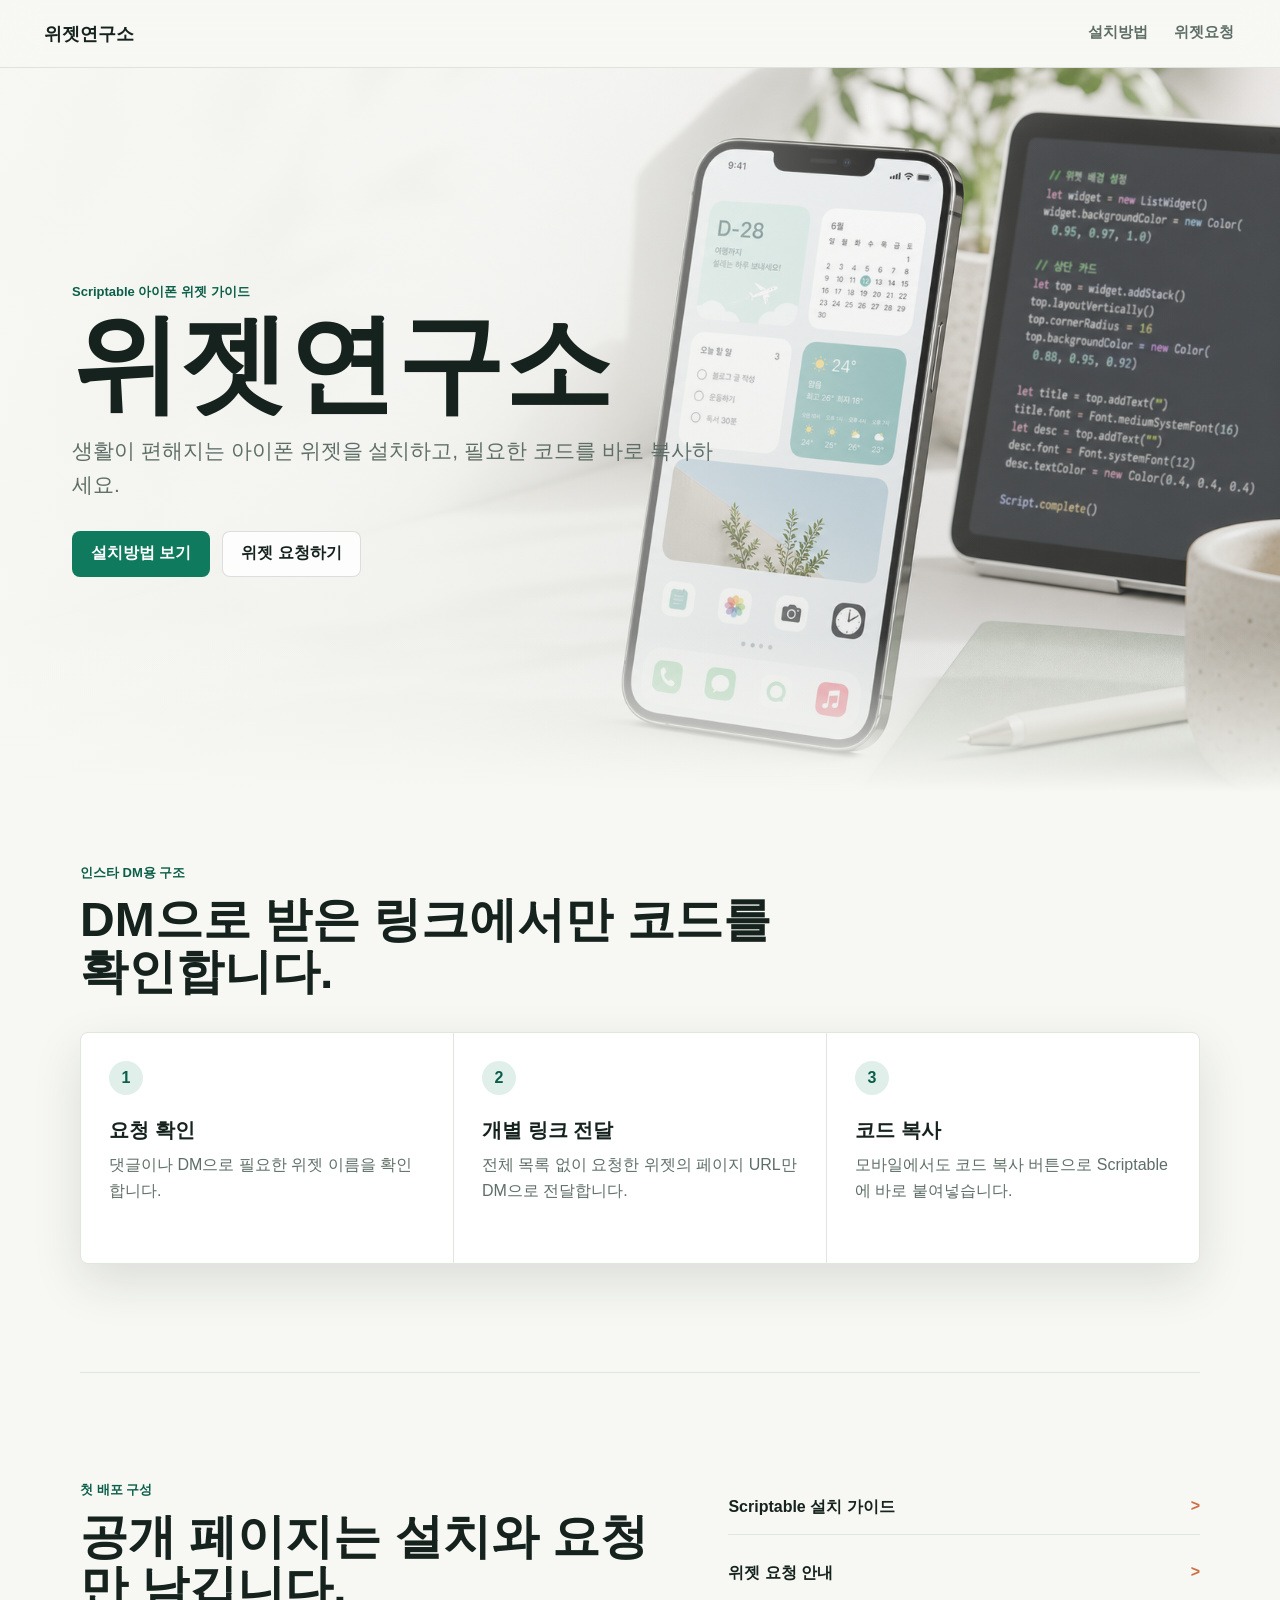
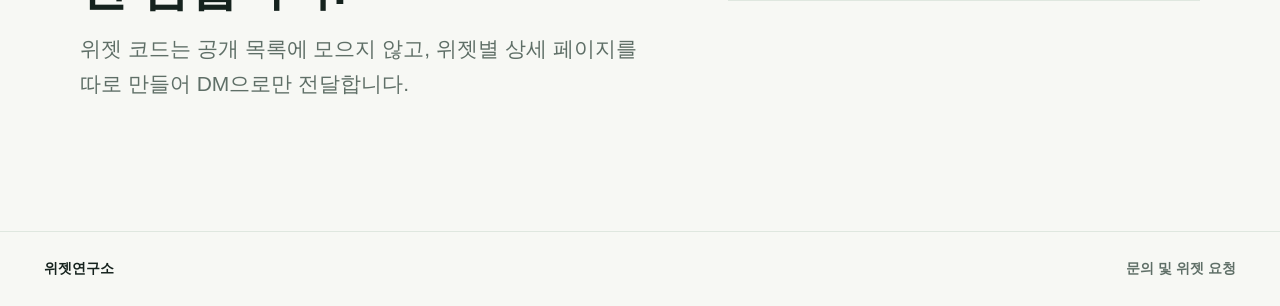
<file: index.html>
<!doctype html>
<html lang="ko">
  <head>
    <meta charset="utf-8">
    <meta name="viewport" content="width=device-width, initial-scale=1">
    <title>위젯연구소 | 생활이 편해지는 아이폰 위젯</title>
    <meta name="description" content="Scriptable로 설치하는 아이폰 생활 위젯 설치 가이드.">
    <meta property="og:title" content="위젯연구소">
    <meta property="og:description" content="생활이 편해지는 아이폰 위젯을 설치하고 바로 복사하세요.">
    <meta property="og:type" content="website">
    <meta property="og:image" content="./assets/widgetlab-hero.png">
    <link rel="stylesheet" href="./assets/styles.css">
  </head>
  <body>
    <header class="site-header">
      <a class="brand" href="./" aria-label="위젯연구소 홈">위젯연구소</a>
      <nav class="nav-links" aria-label="주요 메뉴">
        <a href="./install/">설치방법</a>
        <a href="./request/">위젯요청</a>
      </nav>
    </header>

    <main>
      <section class="hero">
        <div class="hero-overlay"></div>
        <div class="hero-content">
          <p class="eyebrow">Scriptable 아이폰 위젯 가이드</p>
          <h1>위젯연구소</h1>
          <p class="hero-copy">생활이 편해지는 아이폰 위젯을 설치하고, 필요한 코드를 바로 복사하세요.</p>
          <div class="hero-actions" aria-label="빠른 이동">
            <a class="button primary" href="./install/">설치방법 보기</a>
            <a class="button secondary" href="./request/">위젯 요청하기</a>
          </div>
        </div>
      </section>

      <section class="section intro-section">
        <div class="section-heading">
          <p class="eyebrow">인스타 DM용 구조</p>
          <h2>DM으로 받은 링크에서만 코드를 확인합니다.</h2>
        </div>
        <div class="flow-list" aria-label="DM 안내 흐름">
          <div class="flow-item">
            <span class="flow-number">1</span>
            <h3>요청 확인</h3>
            <p>댓글이나 DM으로 필요한 위젯 이름을 확인합니다.</p>
          </div>
          <div class="flow-item">
            <span class="flow-number">2</span>
            <h3>개별 링크 전달</h3>
            <p>전체 목록 없이 요청한 위젯의 페이지 URL만 DM으로 전달합니다.</p>
          </div>
          <div class="flow-item">
            <span class="flow-number">3</span>
            <h3>코드 복사</h3>
            <p>모바일에서도 코드 복사 버튼으로 Scriptable에 바로 붙여넣습니다.</p>
          </div>
        </div>
      </section>

      <section class="section split-section">
        <div>
          <p class="eyebrow">첫 배포 구성</p>
          <h2>공개 페이지는 설치와 요청만 남깁니다.</h2>
          <p class="section-copy">위젯 코드는 공개 목록에 모으지 않고, 위젯별 상세 페이지를 따로 만들어 DM으로만 전달합니다.</p>
        </div>
        <ul class="plain-list">
          <li><a href="./install/">Scriptable 설치 가이드</a></li>
          <li><a href="./request/">위젯 요청 안내</a></li>
        </ul>
      </section>
    </main>

    <footer class="site-footer">
      <p>위젯연구소</p>
      <a href="./request/">문의 및 위젯 요청</a>
    </footer>

    <script src="./assets/site.js"></script>
  </body>
</html>
</file>
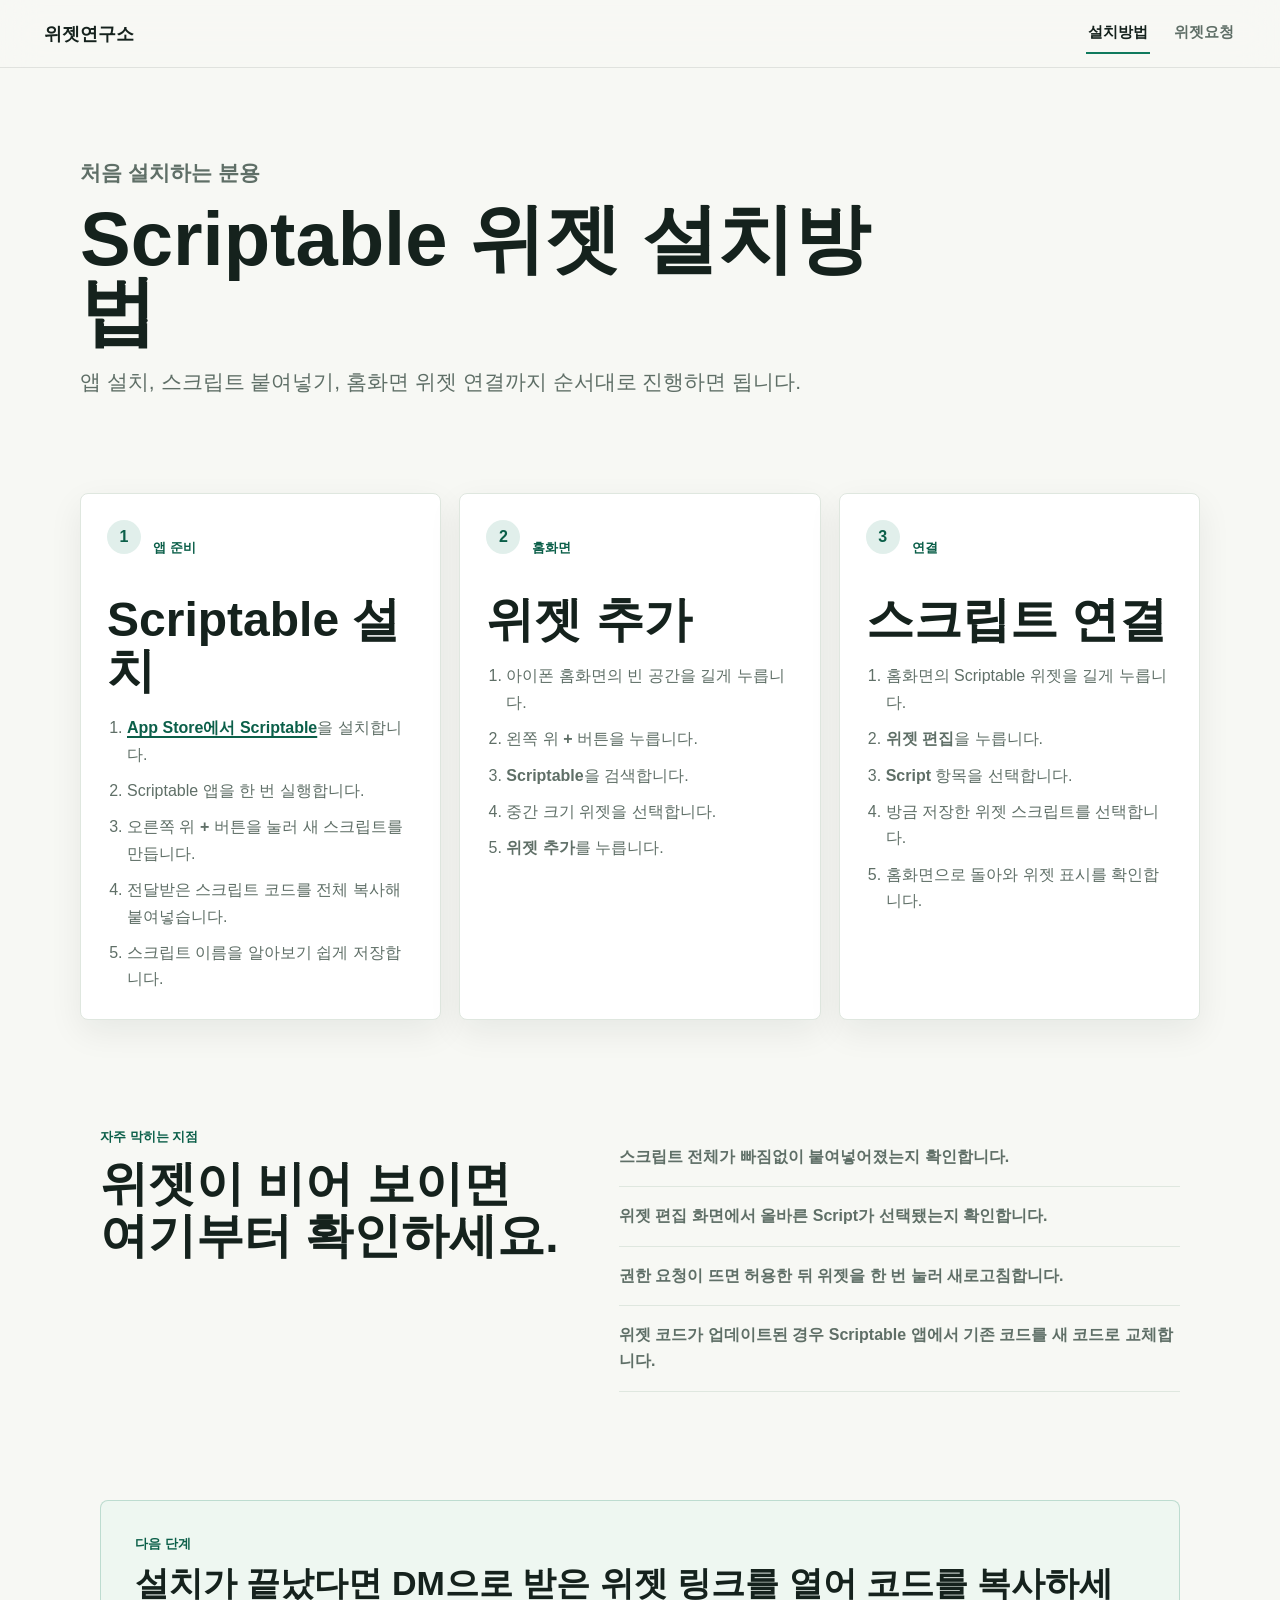
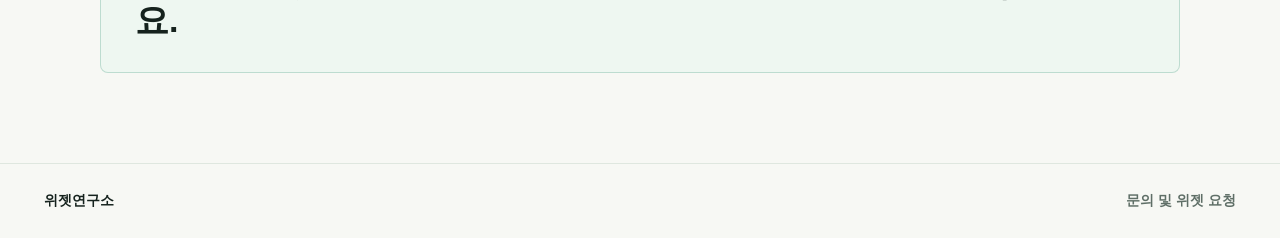
<file: install/index.html>
<!doctype html>
<html lang="ko">
  <head>
    <meta charset="utf-8">
    <meta name="viewport" content="width=device-width, initial-scale=1">
    <title>설치방법 | 위젯연구소</title>
    <meta name="description" content="Scriptable 설치부터 홈화면 위젯 연결까지 따라 하는 아이폰 위젯 설치 가이드.">
    <link rel="stylesheet" href="../assets/styles.css">
  </head>
  <body>
    <header class="site-header">
      <a class="brand" href="../">위젯연구소</a>
      <nav class="nav-links" aria-label="주요 메뉴">
        <a href="../install/" aria-current="page">설치방법</a>
        <a href="../request/">위젯요청</a>
      </nav>
    </header>

    <main class="page-shell">
      <section class="page-hero compact-hero">
        <p class="eyebrow">처음 설치하는 분용</p>
        <h1>Scriptable 위젯 설치방법</h1>
        <p>앱 설치, 스크립트 붙여넣기, 홈화면 위젯 연결까지 순서대로 진행하면 됩니다.</p>
      </section>

      <section class="guide-grid" aria-label="설치 단계">
        <article class="guide-step">
          <div class="step-meta">
            <span class="step-number">1</span>
            <p class="eyebrow">앱 준비</p>
          </div>
          <h2>Scriptable 설치</h2>
          <ol>
            <li><a class="inline-link" href="https://apps.apple.com/kr/app/scriptable/id1405459188">App Store에서 Scriptable</a>을 설치합니다.</li>
            <li>Scriptable 앱을 한 번 실행합니다.</li>
            <li>오른쪽 위 <strong>+</strong> 버튼을 눌러 새 스크립트를 만듭니다.</li>
            <li>전달받은 스크립트 코드를 전체 복사해 붙여넣습니다.</li>
            <li>스크립트 이름을 알아보기 쉽게 저장합니다.</li>
          </ol>
        </article>

        <article class="guide-step">
          <div class="step-meta">
            <span class="step-number">2</span>
            <p class="eyebrow">홈화면</p>
          </div>
          <h2>위젯 추가</h2>
          <ol>
            <li>아이폰 홈화면의 빈 공간을 길게 누릅니다.</li>
            <li>왼쪽 위 <strong>+</strong> 버튼을 누릅니다.</li>
            <li><strong>Scriptable</strong>을 검색합니다.</li>
            <li>중간 크기 위젯을 선택합니다.</li>
            <li><strong>위젯 추가</strong>를 누릅니다.</li>
          </ol>
        </article>

        <article class="guide-step">
          <div class="step-meta">
            <span class="step-number">3</span>
            <p class="eyebrow">연결</p>
          </div>
          <h2>스크립트 연결</h2>
          <ol>
            <li>홈화면의 Scriptable 위젯을 길게 누릅니다.</li>
            <li><strong>위젯 편집</strong>을 누릅니다.</li>
            <li><strong>Script</strong> 항목을 선택합니다.</li>
            <li>방금 저장한 위젯 스크립트를 선택합니다.</li>
            <li>홈화면으로 돌아와 위젯 표시를 확인합니다.</li>
          </ol>
        </article>
      </section>

      <section class="section note-section">
        <div>
          <p class="eyebrow">자주 막히는 지점</p>
          <h2>위젯이 비어 보이면 여기부터 확인하세요.</h2>
        </div>
        <ul class="check-list">
          <li>스크립트 전체가 빠짐없이 붙여넣어졌는지 확인합니다.</li>
          <li>위젯 편집 화면에서 올바른 Script가 선택됐는지 확인합니다.</li>
          <li>권한 요청이 뜨면 허용한 뒤 위젯을 한 번 눌러 새로고침합니다.</li>
          <li>위젯 코드가 업데이트된 경우 Scriptable 앱에서 기존 코드를 새 코드로 교체합니다.</li>
        </ul>
      </section>

      <section class="section cta-band">
        <div>
          <p class="eyebrow">다음 단계</p>
          <h2>설치가 끝났다면 DM으로 받은 위젯 링크를 열어 코드를 복사하세요.</h2>
        </div>
      </section>
    </main>

    <footer class="site-footer">
      <p>위젯연구소</p>
      <a href="../request/">문의 및 위젯 요청</a>
    </footer>

    <script src="../assets/site.js"></script>
  </body>
</html>
</file>
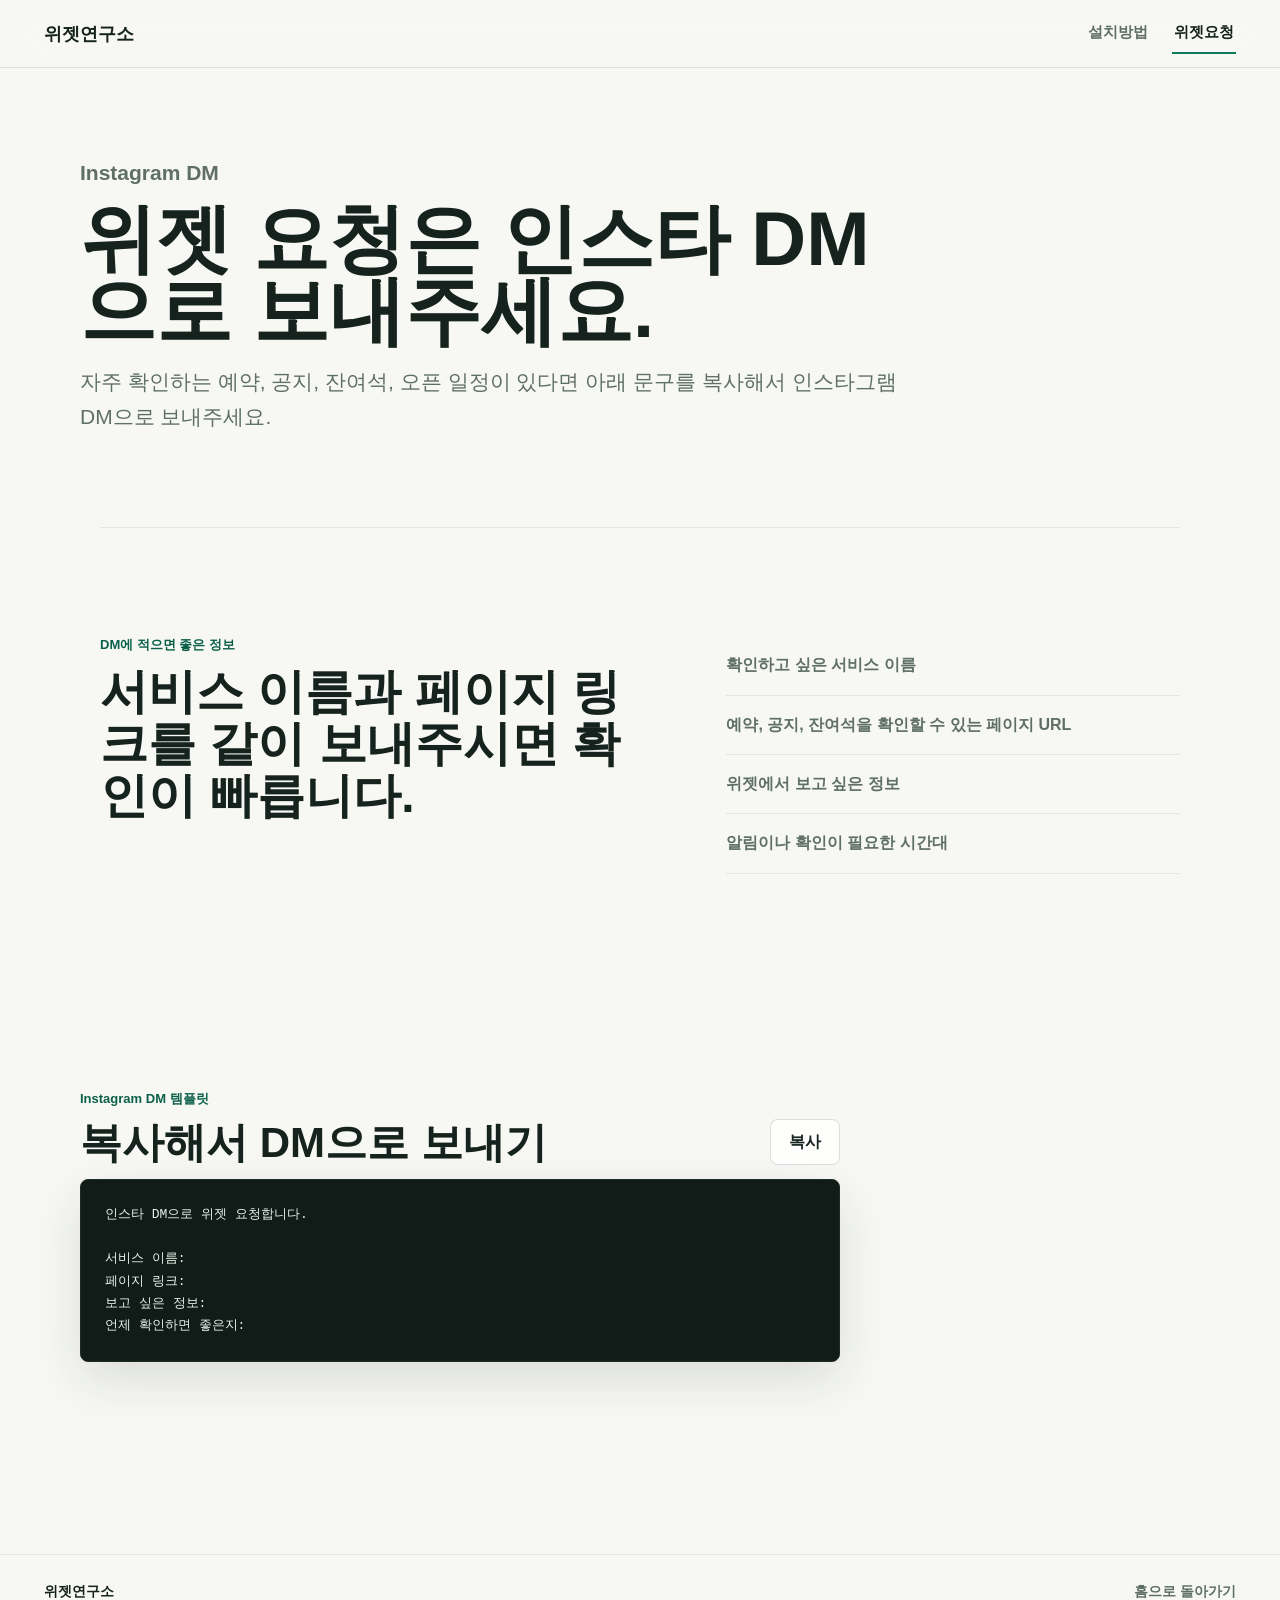
<file: request/index.html>
<!doctype html>
<html lang="ko">
  <head>
    <meta charset="utf-8">
    <meta name="viewport" content="width=device-width, initial-scale=1">
    <title>인스타 DM 위젯 요청 | 위젯연구소</title>
    <meta name="description" content="새로운 생활 위젯은 인스타그램 DM으로 요청해주세요.">
    <link rel="stylesheet" href="../assets/styles.css">
  </head>
  <body>
    <header class="site-header">
      <a class="brand" href="../">위젯연구소</a>
      <nav class="nav-links" aria-label="주요 메뉴">
        <a href="../install/">설치방법</a>
        <a href="../request/" aria-current="page">위젯요청</a>
      </nav>
    </header>

    <main class="page-shell">
      <section class="page-hero compact-hero">
        <p class="eyebrow">Instagram DM</p>
        <h1>위젯 요청은 인스타 DM으로 보내주세요.</h1>
        <p>자주 확인하는 예약, 공지, 잔여석, 오픈 일정이 있다면 아래 문구를 복사해서 인스타그램 DM으로 보내주세요.</p>
      </section>

      <section class="section split-section">
        <div>
          <p class="eyebrow">DM에 적으면 좋은 정보</p>
          <h2>서비스 이름과 페이지 링크를 같이 보내주시면 확인이 빠릅니다.</h2>
        </div>
        <ul class="check-list">
          <li>확인하고 싶은 서비스 이름</li>
          <li>예약, 공지, 잔여석을 확인할 수 있는 페이지 URL</li>
          <li>위젯에서 보고 싶은 정보</li>
          <li>알림이나 확인이 필요한 시간대</li>
        </ul>
      </section>

      <section class="section code-section narrow-code">
        <div class="code-heading">
          <div>
            <p class="eyebrow">Instagram DM 템플릿</p>
            <h2>복사해서 DM으로 보내기</h2>
          </div>
          <button class="copy-button" type="button" data-copy-target="#request-template">복사</button>
        </div>
        <pre class="code-block"><code id="request-template">인스타 DM으로 위젯 요청합니다.

서비스 이름:
페이지 링크:
보고 싶은 정보:
언제 확인하면 좋은지:</code></pre>
      </section>
    </main>

    <footer class="site-footer">
      <p>위젯연구소</p>
      <a href="../">홈으로 돌아가기</a>
    </footer>

    <script src="../assets/site.js"></script>
  </body>
</html>
</file>
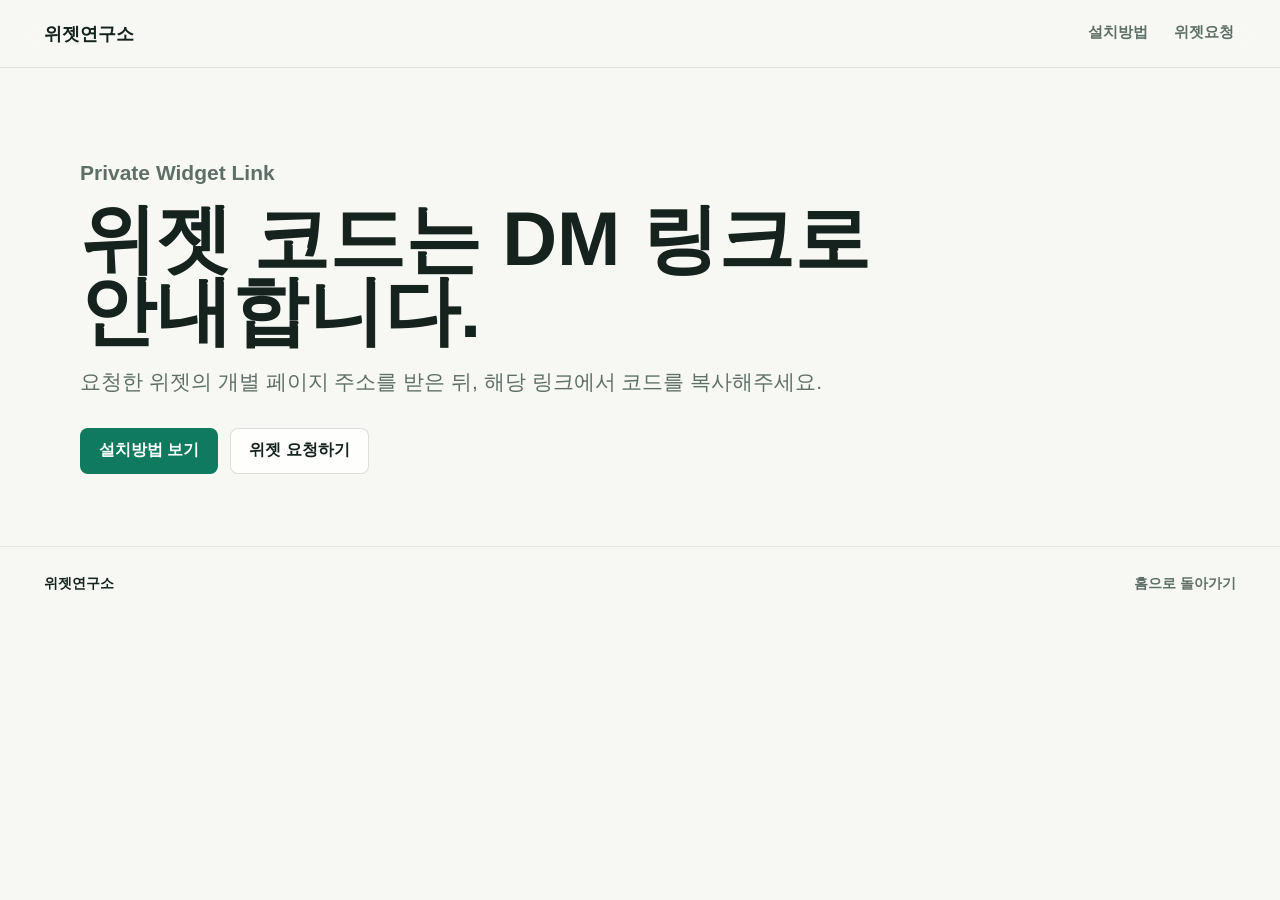
<file: widgets/index.html>
<!doctype html>
<html lang="ko">
  <head>
    <meta charset="utf-8">
    <meta name="viewport" content="width=device-width, initial-scale=1">
    <meta name="robots" content="noindex, nofollow">
    <title>위젯 링크 안내 | 위젯연구소</title>
    <meta name="description" content="위젯 코드는 DM으로 받은 개별 링크에서 확인할 수 있습니다.">
    <link rel="stylesheet" href="../assets/styles.css">
  </head>
  <body>
    <header class="site-header">
      <a class="brand" href="../">위젯연구소</a>
      <nav class="nav-links" aria-label="주요 메뉴">
        <a href="../install/">설치방법</a>
        <a href="../request/">위젯요청</a>
      </nav>
    </header>

    <main class="page-shell">
      <section class="page-hero compact-hero">
        <p class="eyebrow">Private Widget Link</p>
        <h1>위젯 코드는 DM 링크로 안내합니다.</h1>
        <p>요청한 위젯의 개별 페이지 주소를 받은 뒤, 해당 링크에서 코드를 복사해주세요.</p>
        <div class="hero-actions">
          <a class="button primary" href="../install/">설치방법 보기</a>
          <a class="button secondary" href="../request/">위젯 요청하기</a>
        </div>
      </section>
    </main>

    <footer class="site-footer">
      <p>위젯연구소</p>
      <a href="../">홈으로 돌아가기</a>
    </footer>

    <script src="../assets/site.js"></script>
  </body>
</html>
</file>
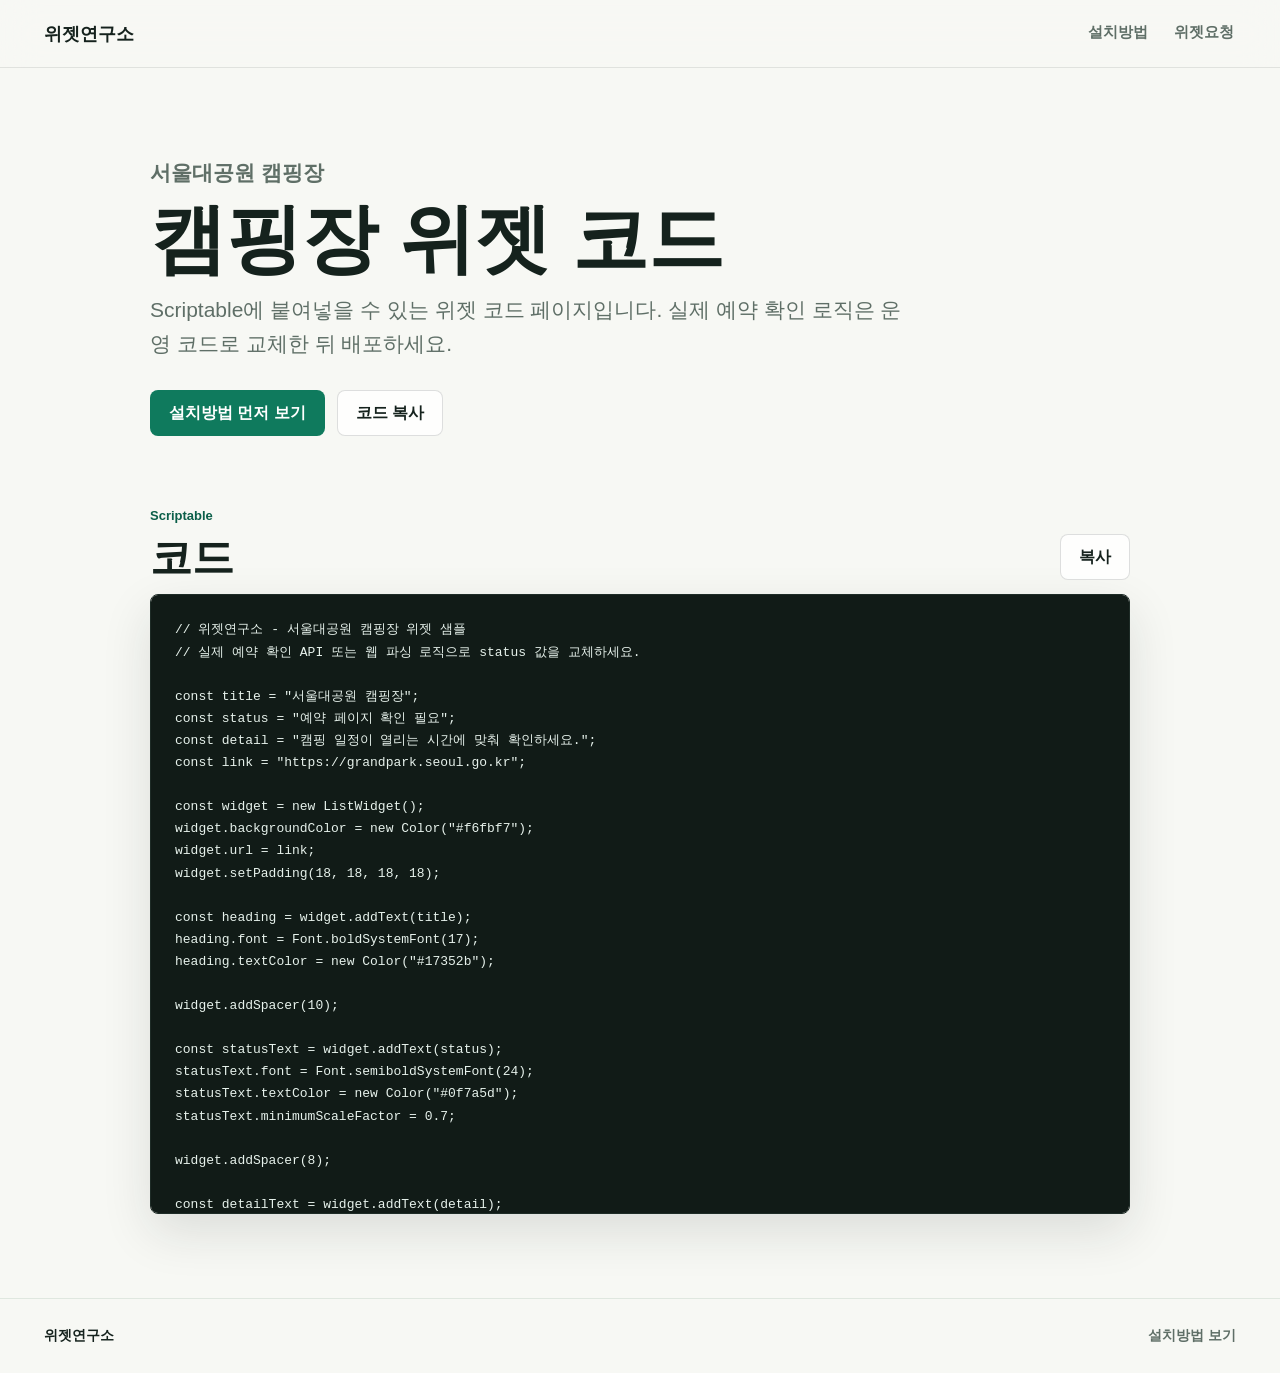
<file: widgets/camping/index.html>
<!doctype html>
<html lang="ko">
  <head>
    <meta charset="utf-8">
    <meta name="viewport" content="width=device-width, initial-scale=1">
    <title>서울대공원 캠핑장 위젯 | 위젯연구소</title>
    <meta name="description" content="서울대공원 캠핑장 Scriptable 위젯 설치 안내와 코드 복사 페이지.">
    <link rel="stylesheet" href="../../assets/styles.css">
  </head>
  <body>
    <header class="site-header">
      <a class="brand" href="../../">위젯연구소</a>
      <nav class="nav-links" aria-label="주요 메뉴">
        <a href="../../install/">설치방법</a>
        <a href="../../request/">위젯요청</a>
      </nav>
    </header>

    <main class="page-shell detail-page">
      <section class="page-hero detail-hero">
        <p class="eyebrow">서울대공원 캠핑장</p>
        <h1>캠핑장 위젯 코드</h1>
        <p>Scriptable에 붙여넣을 수 있는 위젯 코드 페이지입니다. 실제 예약 확인 로직은 운영 코드로 교체한 뒤 배포하세요.</p>
        <div class="hero-actions">
          <a class="button primary" href="../../install/">설치방법 먼저 보기</a>
          <button class="button secondary" type="button" data-copy-target="#camping-code">코드 복사</button>
        </div>
      </section>

      <section class="code-section">
        <div class="code-heading">
          <div>
            <p class="eyebrow">Scriptable</p>
            <h2>코드</h2>
          </div>
          <button class="copy-button" type="button" data-copy-target="#camping-code">복사</button>
        </div>
        <pre class="code-block"><code id="camping-code">// 위젯연구소 - 서울대공원 캠핑장 위젯 샘플
// 실제 예약 확인 API 또는 웹 파싱 로직으로 status 값을 교체하세요.

const title = "서울대공원 캠핑장";
const status = "예약 페이지 확인 필요";
const detail = "캠핑 일정이 열리는 시간에 맞춰 확인하세요.";
const link = "https://grandpark.seoul.go.kr";

const widget = new ListWidget();
widget.backgroundColor = new Color("#f6fbf7");
widget.url = link;
widget.setPadding(18, 18, 18, 18);

const heading = widget.addText(title);
heading.font = Font.boldSystemFont(17);
heading.textColor = new Color("#17352b");

widget.addSpacer(10);

const statusText = widget.addText(status);
statusText.font = Font.semiboldSystemFont(24);
statusText.textColor = new Color("#0f7a5d");
statusText.minimumScaleFactor = 0.7;

widget.addSpacer(8);

const detailText = widget.addText(detail);
detailText.font = Font.systemFont(13);
detailText.textColor = new Color("#45645a");
detailText.lineLimit = 2;

widget.addSpacer();

const footer = widget.addText("눌러서 예약 페이지 열기");
footer.font = Font.mediumSystemFont(12);
footer.textColor = new Color("#cf6f45");

Script.setWidget(widget);
Script.complete();</code></pre>
      </section>

    </main>

    <footer class="site-footer">
      <p>위젯연구소</p>
      <a href="../../install/">설치방법 보기</a>
    </footer>

    <script src="../../assets/site.js"></script>
  </body>
</html>
</file>
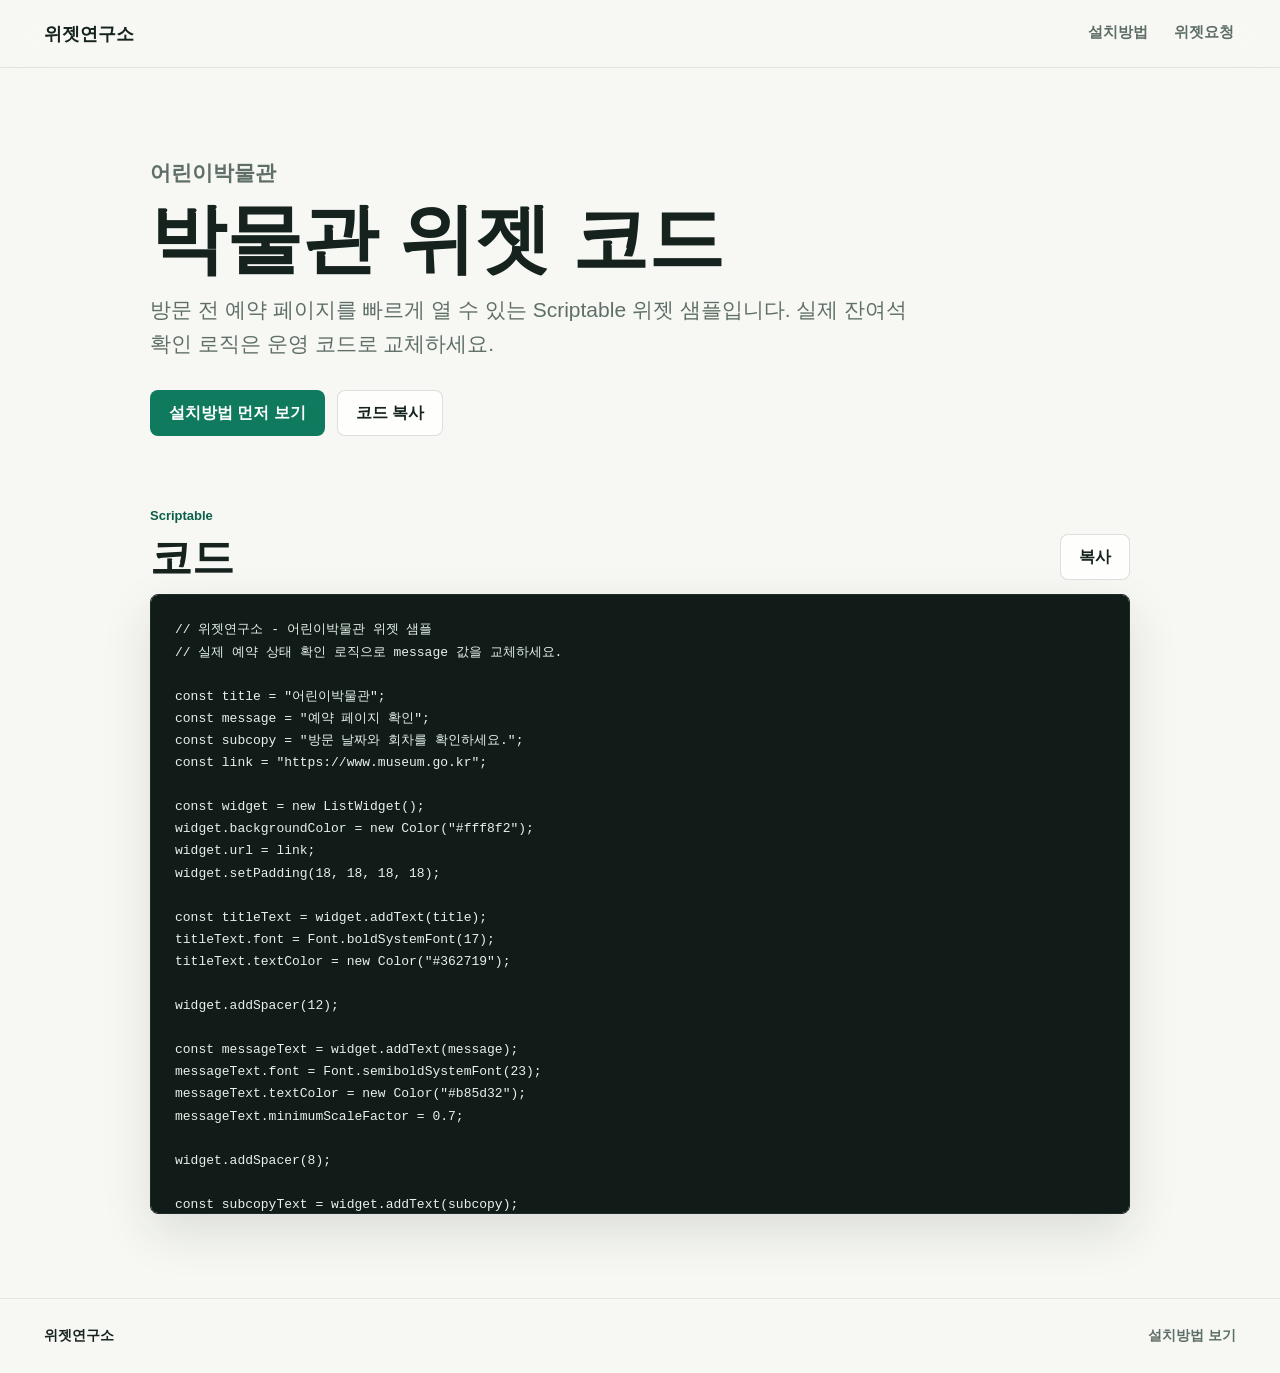
<file: widgets/museum/index.html>
<!doctype html>
<html lang="ko">
  <head>
    <meta charset="utf-8">
    <meta name="viewport" content="width=device-width, initial-scale=1">
    <title>어린이박물관 위젯 | 위젯연구소</title>
    <meta name="description" content="어린이박물관 Scriptable 위젯 설치 안내와 코드 복사 페이지.">
    <link rel="stylesheet" href="../../assets/styles.css">
  </head>
  <body>
    <header class="site-header">
      <a class="brand" href="../../">위젯연구소</a>
      <nav class="nav-links" aria-label="주요 메뉴">
        <a href="../../install/">설치방법</a>
        <a href="../../request/">위젯요청</a>
      </nav>
    </header>

    <main class="page-shell detail-page">
      <section class="page-hero detail-hero">
        <p class="eyebrow">어린이박물관</p>
        <h1>박물관 위젯 코드</h1>
        <p>방문 전 예약 페이지를 빠르게 열 수 있는 Scriptable 위젯 샘플입니다. 실제 잔여석 확인 로직은 운영 코드로 교체하세요.</p>
        <div class="hero-actions">
          <a class="button primary" href="../../install/">설치방법 먼저 보기</a>
          <button class="button secondary" type="button" data-copy-target="#museum-code">코드 복사</button>
        </div>
      </section>

      <section class="code-section">
        <div class="code-heading">
          <div>
            <p class="eyebrow">Scriptable</p>
            <h2>코드</h2>
          </div>
          <button class="copy-button" type="button" data-copy-target="#museum-code">복사</button>
        </div>
        <pre class="code-block"><code id="museum-code">// 위젯연구소 - 어린이박물관 위젯 샘플
// 실제 예약 상태 확인 로직으로 message 값을 교체하세요.

const title = "어린이박물관";
const message = "예약 페이지 확인";
const subcopy = "방문 날짜와 회차를 확인하세요.";
const link = "https://www.museum.go.kr";

const widget = new ListWidget();
widget.backgroundColor = new Color("#fff8f2");
widget.url = link;
widget.setPadding(18, 18, 18, 18);

const titleText = widget.addText(title);
titleText.font = Font.boldSystemFont(17);
titleText.textColor = new Color("#362719");

widget.addSpacer(12);

const messageText = widget.addText(message);
messageText.font = Font.semiboldSystemFont(23);
messageText.textColor = new Color("#b85d32");
messageText.minimumScaleFactor = 0.7;

widget.addSpacer(8);

const subcopyText = widget.addText(subcopy);
subcopyText.font = Font.systemFont(13);
subcopyText.textColor = new Color("#6f5847");
subcopyText.lineLimit = 2;

widget.addSpacer();

const footer = widget.addText("눌러서 예약 페이지 열기");
footer.font = Font.mediumSystemFont(12);
footer.textColor = new Color("#21705b");

Script.setWidget(widget);
Script.complete();</code></pre>
      </section>

    </main>

    <footer class="site-footer">
      <p>위젯연구소</p>
      <a href="../../install/">설치방법 보기</a>
    </footer>

    <script src="../../assets/site.js"></script>
  </body>
</html>
</file>
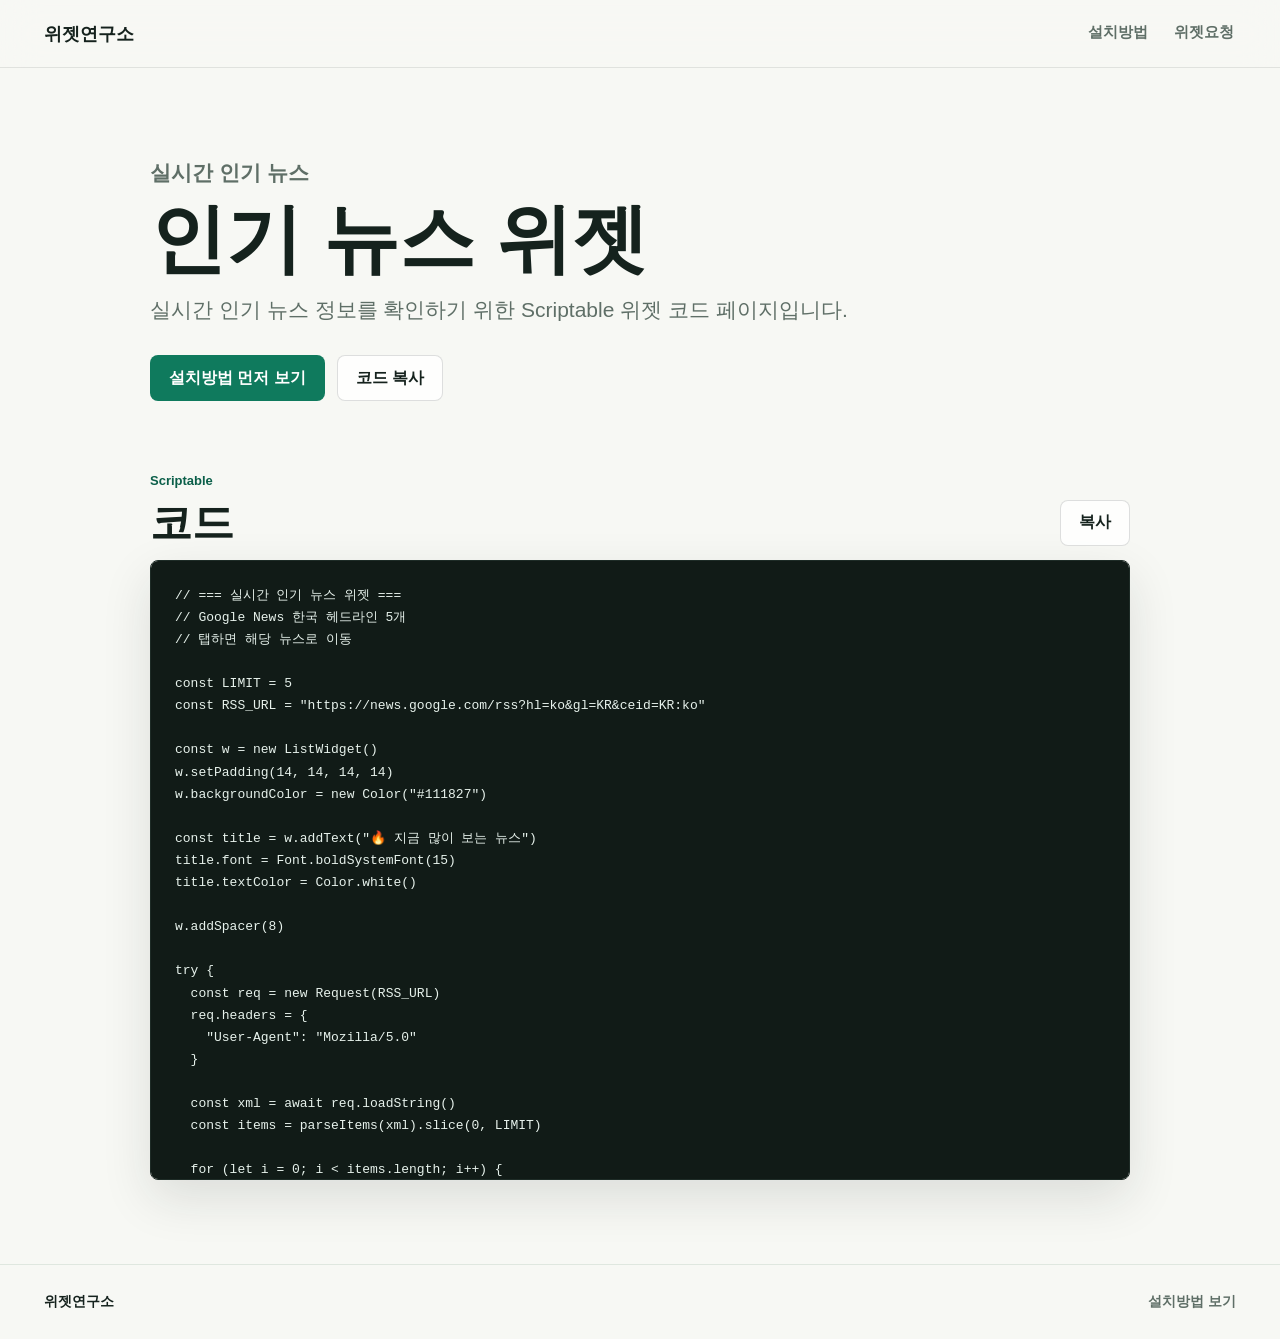
<file: widgets/news-trends/index.html>
<!doctype html>
<html lang="ko">
  <head>
    <meta charset="utf-8">
    <meta name="viewport" content="width=device-width, initial-scale=1">
    <title>실시간 인기 뉴수 위젯 | 위젯연구소</title>
    <meta name="description" content="실시간 인기 뉴스 Scriptable 위젯 안내 페이지.">
    <link rel="stylesheet" href="../../assets/styles.css">
  </head>
  <body>
    <header class="site-header">
      <a class="brand" href="../../">위젯연구소</a>
      <nav class="nav-links" aria-label="주요 메뉴">
        <a href="../../install/">설치방법</a>
        <a href="../../request/">위젯요청</a>
      </nav>
    </header>

    <main class="page-shell detail-page">
      <section class="page-hero detail-hero">
        <p class="eyebrow">실시간 인기 뉴스</p>
        <h1>인기 뉴스 위젯</h1>
        <p>실시간 인기 뉴스 정보를 확인하기 위한 Scriptable 위젯 코드 페이지입니다.</p>
        <div class="hero-actions">
          <a class="button primary" href="../../install/">설치방법 먼저 보기</a>
          <button class="button secondary" type="button" data-copy-target="#national-museum-kids-code">코드 복사</button>
        </div>
      </section>

      <section class="code-section">
        <div class="code-heading">
          <div>
            <p class="eyebrow">Scriptable</p>
            <h2>코드</h2>
          </div>
          <button class="copy-button" type="button" data-copy-target="#national-museum-kids-code">복사</button>
        </div>
        <pre class="code-block"><code id="national-museum-kids-code">// === 실시간 인기 뉴스 위젯 ===
// Google News 한국 헤드라인 5개
// 탭하면 해당 뉴스로 이동

const LIMIT = 5
const RSS_URL = "https://news.google.com/rss?hl=ko&gl=KR&ceid=KR:ko"

const w = new ListWidget()
w.setPadding(14, 14, 14, 14)
w.backgroundColor = new Color("#111827")

const title = w.addText("🔥 지금 많이 보는 뉴스")
title.font = Font.boldSystemFont(15)
title.textColor = Color.white()

w.addSpacer(8)

try {
  const req = new Request(RSS_URL)
  req.headers = {
    "User-Agent": "Mozilla/5.0"
  }

  const xml = await req.loadString()
  const items = parseItems(xml).slice(0, LIMIT)

  for (let i = 0; i < items.length; i++) {
    const item = items[i]

    const row = w.addStack()
    row.layoutHorizontally()
    row.centerAlignContent()
    row.url = item.link

    const rank = row.addText(`${i + 1}`)
    rank.font = Font.boldSystemFont(13)
    rank.textColor = new Color("#FBBF24")

    row.addSpacer(8)

    const text = row.addText(cleanTitle(item.title))
    text.font = Font.systemFont(13)
    text.textColor = Color.white()
    text.lineLimit = 2

    w.addSpacer(6)
  }

  w.addSpacer(4)

  const foot = w.addText("Google News 기준")
  foot.font = Font.systemFont(10)
  foot.textColor = new Color("#9CA3AF")

} catch (e) {
  const err = w.addText("뉴스를 불러오지 못했어요")
  err.textColor = Color.white()
  err.font = Font.boldSystemFont(13)

  w.addSpacer(4)

  const msg = w.addText(String(e))
  msg.textColor = new Color("#9CA3AF")
  msg.font = Font.systemFont(10)
}

Script.setWidget(w)
Script.complete()

function parseItems(xml) {
  const blocks = xml.match(/<item>[\s\S]*?<\/item>/g) || []
  const items = []

  for (const block of blocks) {
    const title = decode(getTag(block, "title"))
    const link = decode(getTag(block, "link"))

    if (title && link) {
      items.push({ title, link })
    }
  }

  return items
}

function getTag(text, tag) {
  const re = new RegExp(`<${tag}[^>]*>([\\s\\S]*?)<\\/${tag}>`)
  const m = text.match(re)
  return m ? m[1].trim() : ""
}

function decode(str) {
  return str
    .replace(/<!\[CDATA\[/g, "")
    .replace(/\]\]>/g, "")
    .replace(/&amp;/g, "&")
    .replace(/&quot;/g, '"')
    .replace(/&#39;/g, "'")
    .replace(/&lt;/g, "<")
    .replace(/&gt;/g, ">")
}

function cleanTitle(title) {
  return title.replace(/\s-\s[^-]+$/g, "")
}</code></pre>
      </section>
    </main>

    <footer class="site-footer">
      <p>위젯연구소</p>
      <a href="../../install/">설치방법 보기</a>
    </footer>

    <script src="../../assets/site.js"></script>
  </body>
</html>
</file>
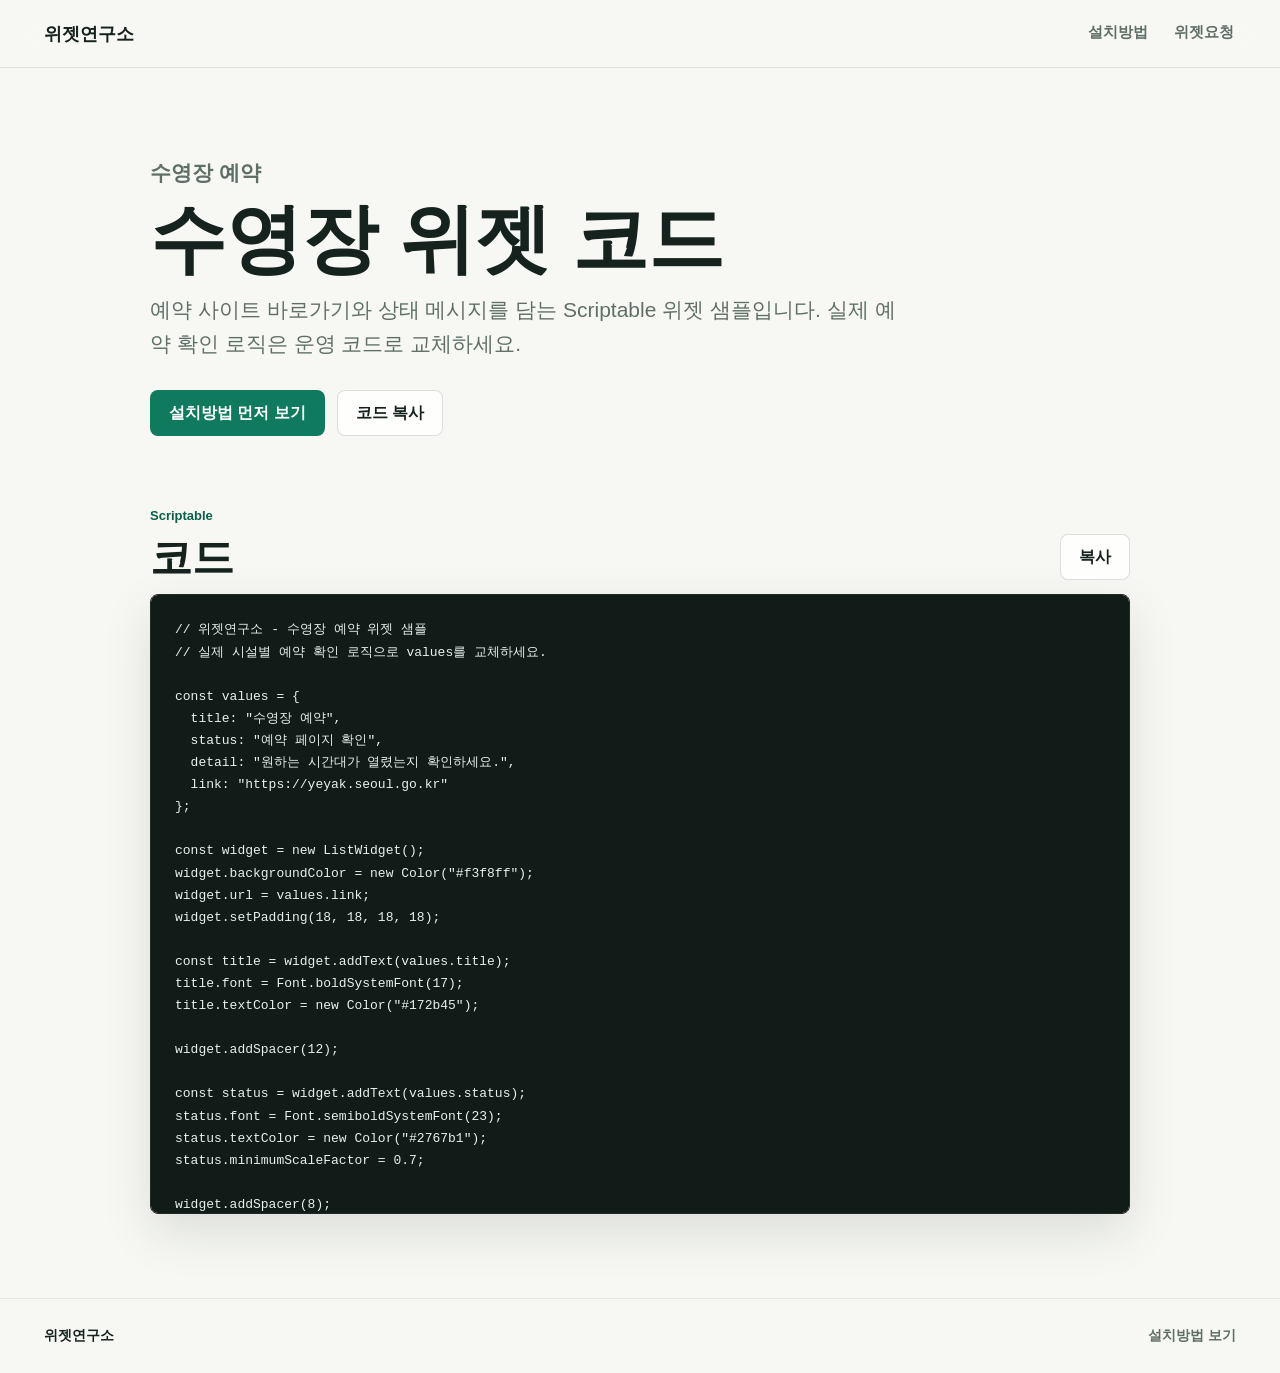
<file: widgets/pool/index.html>
<!doctype html>
<html lang="ko">
  <head>
    <meta charset="utf-8">
    <meta name="viewport" content="width=device-width, initial-scale=1">
    <title>수영장 예약 위젯 | 위젯연구소</title>
    <meta name="description" content="수영장 예약 Scriptable 위젯 설치 안내와 코드 복사 페이지.">
    <link rel="stylesheet" href="../../assets/styles.css">
  </head>
  <body>
    <header class="site-header">
      <a class="brand" href="../../">위젯연구소</a>
      <nav class="nav-links" aria-label="주요 메뉴">
        <a href="../../install/">설치방법</a>
        <a href="../../request/">위젯요청</a>
      </nav>
    </header>

    <main class="page-shell detail-page">
      <section class="page-hero detail-hero">
        <p class="eyebrow">수영장 예약</p>
        <h1>수영장 위젯 코드</h1>
        <p>예약 사이트 바로가기와 상태 메시지를 담는 Scriptable 위젯 샘플입니다. 실제 예약 확인 로직은 운영 코드로 교체하세요.</p>
        <div class="hero-actions">
          <a class="button primary" href="../../install/">설치방법 먼저 보기</a>
          <button class="button secondary" type="button" data-copy-target="#pool-code">코드 복사</button>
        </div>
      </section>

      <section class="code-section">
        <div class="code-heading">
          <div>
            <p class="eyebrow">Scriptable</p>
            <h2>코드</h2>
          </div>
          <button class="copy-button" type="button" data-copy-target="#pool-code">복사</button>
        </div>
        <pre class="code-block"><code id="pool-code">// 위젯연구소 - 수영장 예약 위젯 샘플
// 실제 시설별 예약 확인 로직으로 values를 교체하세요.

const values = {
  title: "수영장 예약",
  status: "예약 페이지 확인",
  detail: "원하는 시간대가 열렸는지 확인하세요.",
  link: "https://yeyak.seoul.go.kr"
};

const widget = new ListWidget();
widget.backgroundColor = new Color("#f3f8ff");
widget.url = values.link;
widget.setPadding(18, 18, 18, 18);

const title = widget.addText(values.title);
title.font = Font.boldSystemFont(17);
title.textColor = new Color("#172b45");

widget.addSpacer(12);

const status = widget.addText(values.status);
status.font = Font.semiboldSystemFont(23);
status.textColor = new Color("#2767b1");
status.minimumScaleFactor = 0.7;

widget.addSpacer(8);

const detail = widget.addText(values.detail);
detail.font = Font.systemFont(13);
detail.textColor = new Color("#4a5e78");
detail.lineLimit = 2;

widget.addSpacer();

const footer = widget.addText("눌러서 예약 페이지 열기");
footer.font = Font.mediumSystemFont(12);
footer.textColor = new Color("#c66b43");

Script.setWidget(widget);
Script.complete();</code></pre>
      </section>

    </main>

    <footer class="site-footer">
      <p>위젯연구소</p>
      <a href="../../install/">설치방법 보기</a>
    </footer>

    <script src="../../assets/site.js"></script>
  </body>
</html>
</file>
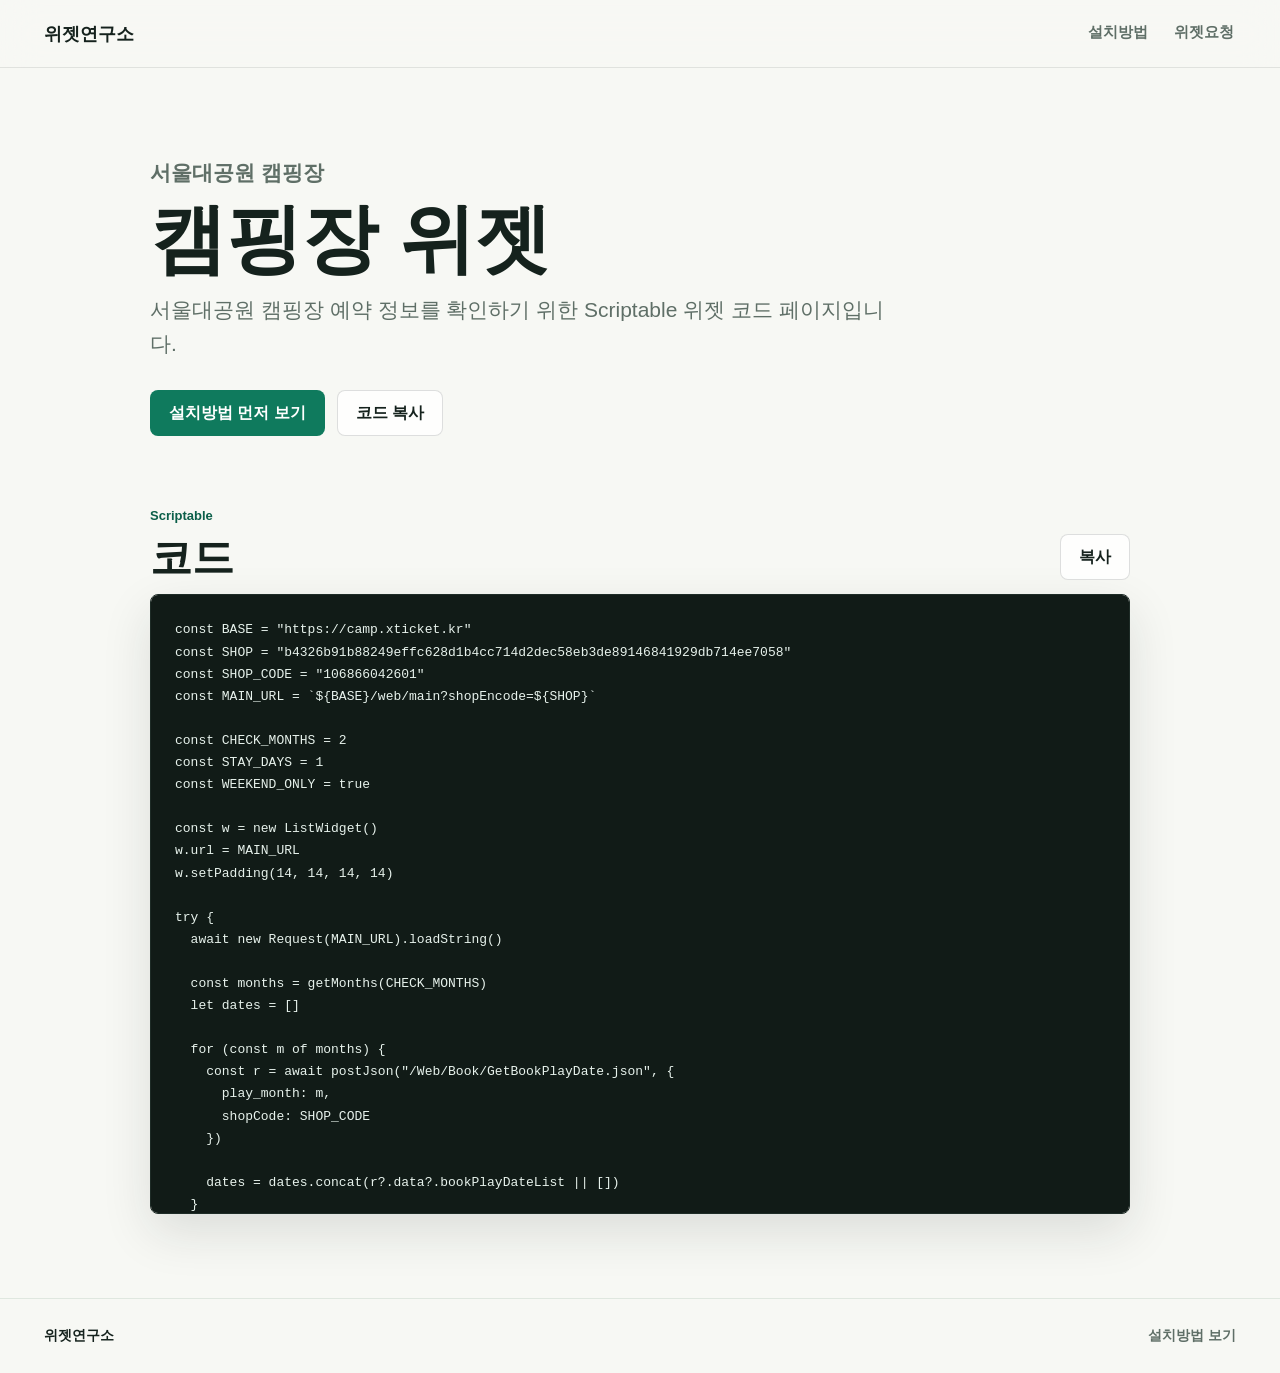
<file: widgets/camping/seoul-grand-park/index.html>
<!doctype html>
<html lang="ko">
  <head>
    <meta charset="utf-8">
    <meta name="viewport" content="width=device-width, initial-scale=1">
    <title>서울대공원 캠핑장 위젯 | 위젯연구소</title>
    <meta name="description" content="서울대공원 캠핑장 Scriptable 위젯 안내 페이지.">
    <link rel="stylesheet" href="../../../assets/styles.css">
  </head>
  <body>
    <header class="site-header">
      <a class="brand" href="../../../">위젯연구소</a>
      <nav class="nav-links" aria-label="주요 메뉴">
        <a href="../../../install/">설치방법</a>
        <a href="../../../request/">위젯요청</a>
      </nav>
    </header>

    <main class="page-shell detail-page">
      <section class="page-hero detail-hero">
        <p class="eyebrow">서울대공원 캠핑장</p>
        <h1>캠핑장 위젯</h1>
        <p>서울대공원 캠핑장 예약 정보를 확인하기 위한 Scriptable 위젯 코드 페이지입니다.</p>
        <div class="hero-actions">
          <a class="button primary" href="../../../install/">설치방법 먼저 보기</a>
          <button class="button secondary" type="button" data-copy-target="#seoul-grand-park-code">코드 복사</button>
        </div>
      </section>

      <section class="code-section">
        <div class="code-heading">
          <div>
            <p class="eyebrow">Scriptable</p>
            <h2>코드</h2>
          </div>
          <button class="copy-button" type="button" data-copy-target="#seoul-grand-park-code">복사</button>
        </div>
        <pre class="code-block"><code id="seoul-grand-park-code">const BASE = "https://camp.xticket.kr"
const SHOP = "b4326b91b88249effc628d1b4cc714d2dec58eb3de89146841929db714ee7058"
const SHOP_CODE = "106866042601"
const MAIN_URL = `${BASE}/web/main?shopEncode=${SHOP}`

const CHECK_MONTHS = 2
const STAY_DAYS = 1
const WEEKEND_ONLY = true

const w = new ListWidget()
w.url = MAIN_URL
w.setPadding(14, 14, 14, 14)

try {
  await new Request(MAIN_URL).loadString()

  const months = getMonths(CHECK_MONTHS)
  let dates = []

  for (const m of months) {
    const r = await postJson("/Web/Book/GetBookPlayDate.json", {
      play_month: m,
      shopCode: SHOP_CODE
    })

    dates = dates.concat(r?.data?.bookPlayDateList || [])
  }

  const availableDates = []

  for (const d of dates) {
    const ymd = d.play_date
    if (!ymd) continue
    if (WEEKEND_ONLY && !isWeekend(ymd)) continue

    const groups = await postJson("/Web/Book/GetBookProductGroup.json", {
      start_date: ymd,
      end_date: ymd,
      shopCode: SHOP_CODE
    })

    const groupList = groups?.data?.bookProductGroupList || []
    let total = 0

    for (const g of groupList) {
      const groupCode = g.product_group_code
      if (!groupCode) continue

      const products = await postJson("/Web/Book/GetBookProduct010001.json", {
        product_group_code: groupCode,
        start_date: ymd,
        end_date: ymd,
        book_days: STAY_DAYS,
        two_stay_days: 0,
        shopCode: SHOP_CODE
      })

      const productList = products?.data?.bookProductList || []

      total += productList.filter(p =>
        String(p.status_code) === "0" &&
        String(p.select_yn) === "1"
      ).length
    }

    if (total > 0) {
      availableDates.push({ date: ymd, count: total })
    }

    if (availableDates.length >= 8) break
  }

  if (isLockWidget()) {
    drawLockWidget(availableDates)
  } else {
    drawHomeWidget(availableDates)
  }

} catch (e) {
  drawError(e)
}

Script.setWidget(w)
Script.complete()

if (config.runsInApp) {
  await w.presentMedium()
}

async function postJson(path, body) {
  const req = new Request(BASE + path)
  req.method = "POST"
  req.headers = {
    "Content-Type": "application/x-www-form-urlencoded; charset=UTF-8",
    "Accept": "application/json, text/javascript, */*; q=0.01",
    "X-Requested-With": "XMLHttpRequest",
    "Referer": MAIN_URL,
    "Origin": BASE
  }

  req.body = Object.keys(body)
    .map(k => `${encodeURIComponent(k)}=${encodeURIComponent(body[k])}`)
    .join("&")

  const text = await req.loadString()

  try {
    return JSON.parse(text)
  } catch (e) {
    throw new Error(`${path} JSON 아님`)
  }
}

function isLockWidget() {
  return (
    config.widgetFamily === "accessoryRectangular" ||
    config.widgetFamily === "accessoryInline" ||
    config.widgetFamily === "accessoryCircular" ||
    config.widgetFamily === "small"
  )
}

function drawLockWidget(items) {
  w.addText("서울대공원 캠핑장").font = Font.boldSystemFont(12)
  w.addSpacer(4)

  if (items.length > 0) {
    w.addText("예약 가능").font = Font.boldSystemFont(20)
    addSmall(`${formatDate(items[0].date)} 외 ${Math.max(0, items.length - 1)}일`)
  } else {
    w.addText("예약 없음").font = Font.boldSystemFont(20)
    addSmall("주말 빈자리 없음")
  }
}

function drawHomeWidget(items) {
  w.addText("🏕️ 서울대공원 주말").font = Font.boldSystemFont(15)
  w.addSpacer(6)

  if (items.length === 0) {
    addLine("예약 가능 자리 없음")
    addSmall("토·일 / 1박 기준")
    return
  }

  for (const item of items.slice(0, 6)) {
    addLine(`${formatDate(item.date)}  ${item.count}개`)
  }

  w.addSpacer()
  addSmall("탭하면 예약 페이지로 이동")
}

function drawError(e) {
  w.addText("서울대공원 캠핑장").font = Font.boldSystemFont(13)
  w.addSpacer(6)
  w.addText("확인 실패").font = Font.boldSystemFont(18)
  addSmall(String(e.message || e))
}

function addLine(text) {
  const t = w.addText(text)
  t.font = Font.systemFont(13)
  t.lineLimit = 1
  w.addSpacer(3)
}

function addSmall(text) {
  const t = w.addText(text)
  t.font = Font.systemFont(10)
  t.textOpacity = 0.6
  t.lineLimit = 2
}

function getMonths(n) {
  const arr = []
  const today = new Date()

  for (let i = 0; i < n; i++) {
    const d = new Date(today.getFullYear(), today.getMonth() + i, 1)
    arr.push(`${d.getFullYear()}${String(d.getMonth() + 1).padStart(2, "0")}`)
  }

  return arr
}

function isWeekend(ymd) {
  const d = new Date(
    Number(ymd.slice(0, 4)),
    Number(ymd.slice(4, 6)) - 1,
    Number(ymd.slice(6, 8))
  )

  const day = d.getDay()
  return day === 6 || day === 0
}

function formatDate(ymd) {
  const y = Number(ymd.slice(0, 4))
  const m = Number(ymd.slice(4, 6))
  const d = Number(ymd.slice(6, 8))
  const date = new Date(y, m - 1, d)
  const yoil = "일월화수목금토"[date.getDay()]
  return `${m}/${d}(${yoil})`
}</code></pre>
      </section>
    </main>

    <footer class="site-footer">
      <p>위젯연구소</p>
      <a href="../../../install/">설치방법 보기</a>
    </footer>

    <script src="../../../assets/site.js"></script>
  </body>
</html>
</file>
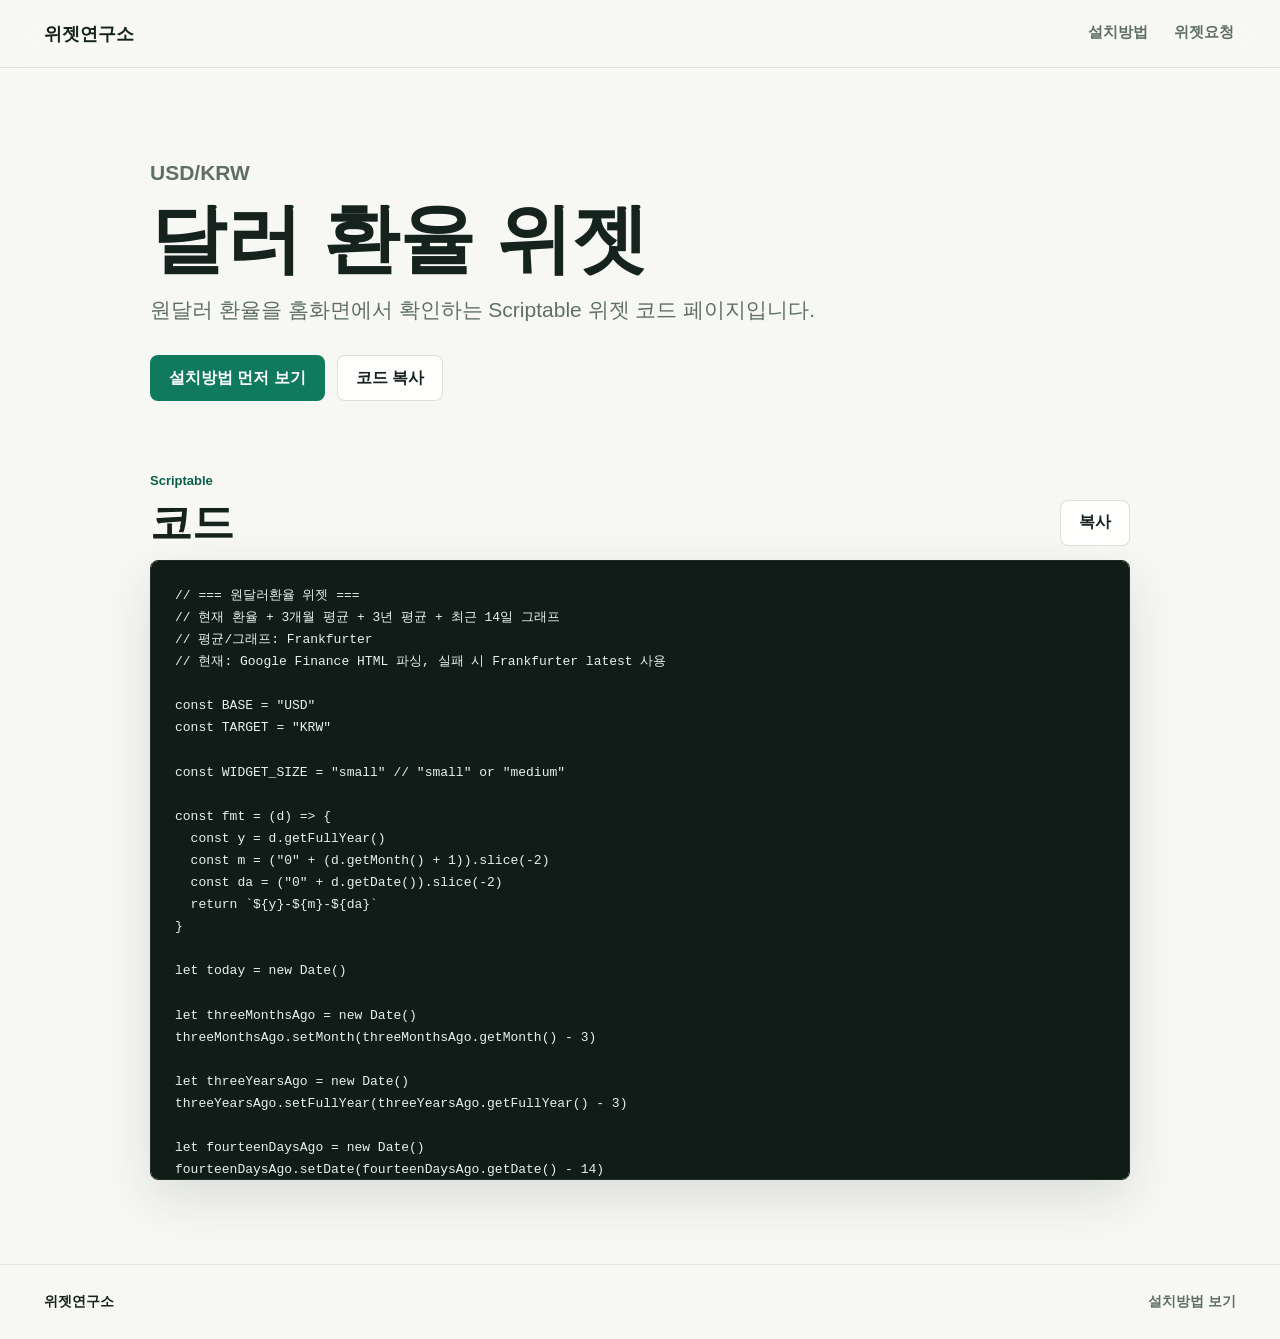
<file: widgets/finance/usd-krw/index.html>
<!doctype html>
<html lang="ko">
  <head>
    <meta charset="utf-8">
    <meta name="viewport" content="width=device-width, initial-scale=1">
    <title>달러 환율 위젯 | 위젯연구소</title>
    <meta name="description" content="USD/KRW 달러 환율 Scriptable 위젯 안내 페이지.">
    <link rel="stylesheet" href="../../../assets/styles.css">
  </head>
  <body>
    <header class="site-header">
      <a class="brand" href="../../../">위젯연구소</a>
      <nav class="nav-links" aria-label="주요 메뉴">
        <a href="../../../install/">설치방법</a>
        <a href="../../../request/">위젯요청</a>
      </nav>
    </header>

    <main class="page-shell detail-page">
      <section class="page-hero detail-hero">
        <p class="eyebrow">USD/KRW</p>
        <h1>달러 환율 위젯</h1>
        <p>원달러 환율을 홈화면에서 확인하는 Scriptable 위젯 코드 페이지입니다.</p>
        <div class="hero-actions">
          <a class="button primary" href="../../../install/">설치방법 먼저 보기</a>
          <button class="button secondary" type="button" data-copy-target="#usd-krw-code">코드 복사</button>
        </div>
      </section>

      <section class="code-section">
        <div class="code-heading">
          <div>
            <p class="eyebrow">Scriptable</p>
            <h2>코드</h2>
          </div>
          <button class="copy-button" type="button" data-copy-target="#usd-krw-code">복사</button>
        </div>
        <pre class="code-block"><code id="usd-krw-code">// === 원달러환율 위젯 ===
// 현재 환율 + 3개월 평균 + 3년 평균 + 최근 14일 그래프
// 평균/그래프: Frankfurter
// 현재: Google Finance HTML 파싱, 실패 시 Frankfurter latest 사용

const BASE = "USD"
const TARGET = "KRW"

const WIDGET_SIZE = "small" // "small" or "medium"

const fmt = (d) => {
  const y = d.getFullYear()
  const m = ("0" + (d.getMonth() + 1)).slice(-2)
  const da = ("0" + d.getDate()).slice(-2)
  return `${y}-${m}-${da}`
}

let today = new Date()

let threeMonthsAgo = new Date()
threeMonthsAgo.setMonth(threeMonthsAgo.getMonth() - 3)

let threeYearsAgo = new Date()
threeYearsAgo.setFullYear(threeYearsAgo.getFullYear() - 3)

let fourteenDaysAgo = new Date()
fourteenDaysAgo.setDate(fourteenDaysAgo.getDate() - 14)

async function getAverageRate(startDate, endDate) {
  const url = `https://api.frankfurter.app/${fmt(startDate)}..${fmt(endDate)}?from=${BASE}&to=${TARGET}`
  const data = await new Request(url).loadJSON()

  const values = Object.values(data.rates)
    .map(r => r[TARGET])
    .filter(v => typeof v === "number")

  if (values.length === 0) throw new Error("평균 환율 데이터 없음")

  const avg = values.reduce((a, b) => a + b, 0) / values.length
  return Math.round(avg)
}

async function fetchRealtimeRate() {
  const url = "https://www.google.com/finance/quote/USD-KRW"

  let req = new Request(url)
  req.headers = {
    "User-Agent":
      "Mozilla/5.0 (iPhone; CPU iPhone OS 17_0 like Mac OS X) AppleWebKit/605.1.15 (KHTML, like Gecko) Version/17.0 Mobile/15E148 Safari/604.1",
    "Accept-Language": "ko-KR,ko;q=0.9,en-US;q=0.8,en;q=0.7",
  }

  let html = await req.loadString()
  let match = html.match(/YMlKec fxKbKc">([^<]+)/)

  if (!match) {
    throw new Error("Google Finance 환율 파싱 실패")
  }

  let text = match[1]
    .trim()
    .replace(/[^\d.,]/g, "")
    .replace(/,/g, "")

  return Math.round(parseFloat(text))
}

async function fetchFallbackRate() {
  const url = `https://api.frankfurter.app/latest?from=${BASE}&to=${TARGET}`
  const data = await new Request(url).loadJSON()
  return Math.round(data.rates[TARGET])
}

async function getRecentRates() {
  const url = `https://api.frankfurter.app/${fmt(fourteenDaysAgo)}..${fmt(today)}?from=${BASE}&to=${TARGET}`
  const data = await new Request(url).loadJSON()

  const dates = Object.keys(data.rates).sort()
  const rates = dates
    .map(date => data.rates[date][TARGET])
    .filter(v => typeof v === "number")

  if (rates.length === 0) throw new Error("최근 환율 데이터 없음")

  return rates
}

function drawGraph(values, width = 140, height = 50) {
  const ctx = new DrawContext()
  ctx.size = new Size(width, height)
  ctx.opaque = false

  let min = Math.min(...values)
  let max = Math.max(...values)

  if (max === min) {
    max = min + 1
  }

  let step = width / Math.max(values.length - 1, 1)

  const path = new Path()

  for (let i = 0; i < values.length; i++) {
    const x = i * step
    const y = height - ((values[i] - min) / (max - min)) * height

    if (i === 0) {
      path.move(new Point(x, y))
    } else {
      path.addLine(new Point(x, y))
    }
  }

  ctx.addPath(path)
  ctx.setStrokeColor(new Color("#4cd964"))
  ctx.setLineWidth(3)
  ctx.strokePath()

  return ctx.getImage()
}

function addText(widget, text, size = 13, color = "#ffffff", bold = false) {
  const t = widget.addText(text)
  t.textColor = new Color(color)
  t.font = bold ? Font.boldSystemFont(size) : Font.systemFont(size)
  return t
}

let current
let avg3m
let avg3y
let dailyRates
let sourceText = "실시간"

try {
  avg3m = await getAverageRate(threeMonthsAgo, today)
  avg3y = await getAverageRate(threeYearsAgo, today)
  dailyRates = await getRecentRates()

  try {
    current = await fetchRealtimeRate()
  } catch (e) {
    current = await fetchFallbackRate()
    sourceText = "기준환율"
  }
} catch (e) {
  const w = new ListWidget()
  w.backgroundColor = new Color("#1c1c1e")
  w.setPadding(14, 14, 14, 14)

  addText(w, "원달러환율", 15, "#ffffff", true)
  w.addSpacer(8)
  addText(w, "데이터를 불러오지 못했어요", 12, "#ff6b6b")
  w.addSpacer(4)
  addText(w, "잠시 후 다시 확인해주세요", 11, "#aaaaaa")

  Script.setWidget(w)
  w.presentSmall()
  Script.complete()
  return
}

const graphWidth = WIDGET_SIZE === "medium" ? 260 : 140
const graphHeight = WIDGET_SIZE === "medium" ? 60 : 48
const graphImg = drawGraph(dailyRates, graphWidth, graphHeight)

let w = new ListWidget()
w.backgroundColor = new Color("#1c1c1e")
w.setPadding(14, 14, 14, 14)

addText(w, "💵 원달러환율", 15, "#ffffff", true)
w.addSpacer(5)

addText(w, `현재(${sourceText}) ${current.toLocaleString()}원`, 13, "#ffffff", true)
w.addSpacer(3)

const gap3m = current - avg3m
const gap3y = current - avg3y

const sign3m = gap3m >= 0 ? "+" : ""
const sign3y = gap3y >= 0 ? "+" : ""

addText(
  w,
  `3개월 평균 ${avg3m.toLocaleString()}원 (${sign3m}${gap3m}원)`,
  11,
  gap3m >= 0 ? "#ff9f0a" : "#4cd964"
)

addText(
  w,
  `3년 평균 ${avg3y.toLocaleString()}원 (${sign3y}${gap3y}원)`,
  11,
  gap3y >= 0 ? "#ff9f0a" : "#4cd964"
)

w.addSpacer(6)

addText(w, "최근 14일 추이", 10, "#bbbbbb")
w.addSpacer(3)

let imgStack = w.addStack()
imgStack.addImage(graphImg)

w.addSpacer(4)

const now = new Date()
const timeText = `${("0" + now.getHours()).slice(-2)}:${("0" + now.getMinutes()).slice(-2)} 업데이트`
addText(w, timeText, 9, "#777777")

w.refreshAfterDate = new Date(Date.now() + 1000 * 60 * 30)

Script.setWidget(w)

if (config.runsInWidget) {
  Script.complete()
} else {
  if (WIDGET_SIZE === "medium") {
    w.presentMedium()
  } else {
    w.presentSmall()
  }
}</code></pre>
      </section>
    </main>

    <footer class="site-footer">
      <p>위젯연구소</p>
      <a href="../../../install/">설치방법 보기</a>
    </footer>

    <script src="../../../assets/site.js"></script>
  </body>
</html>
</file>
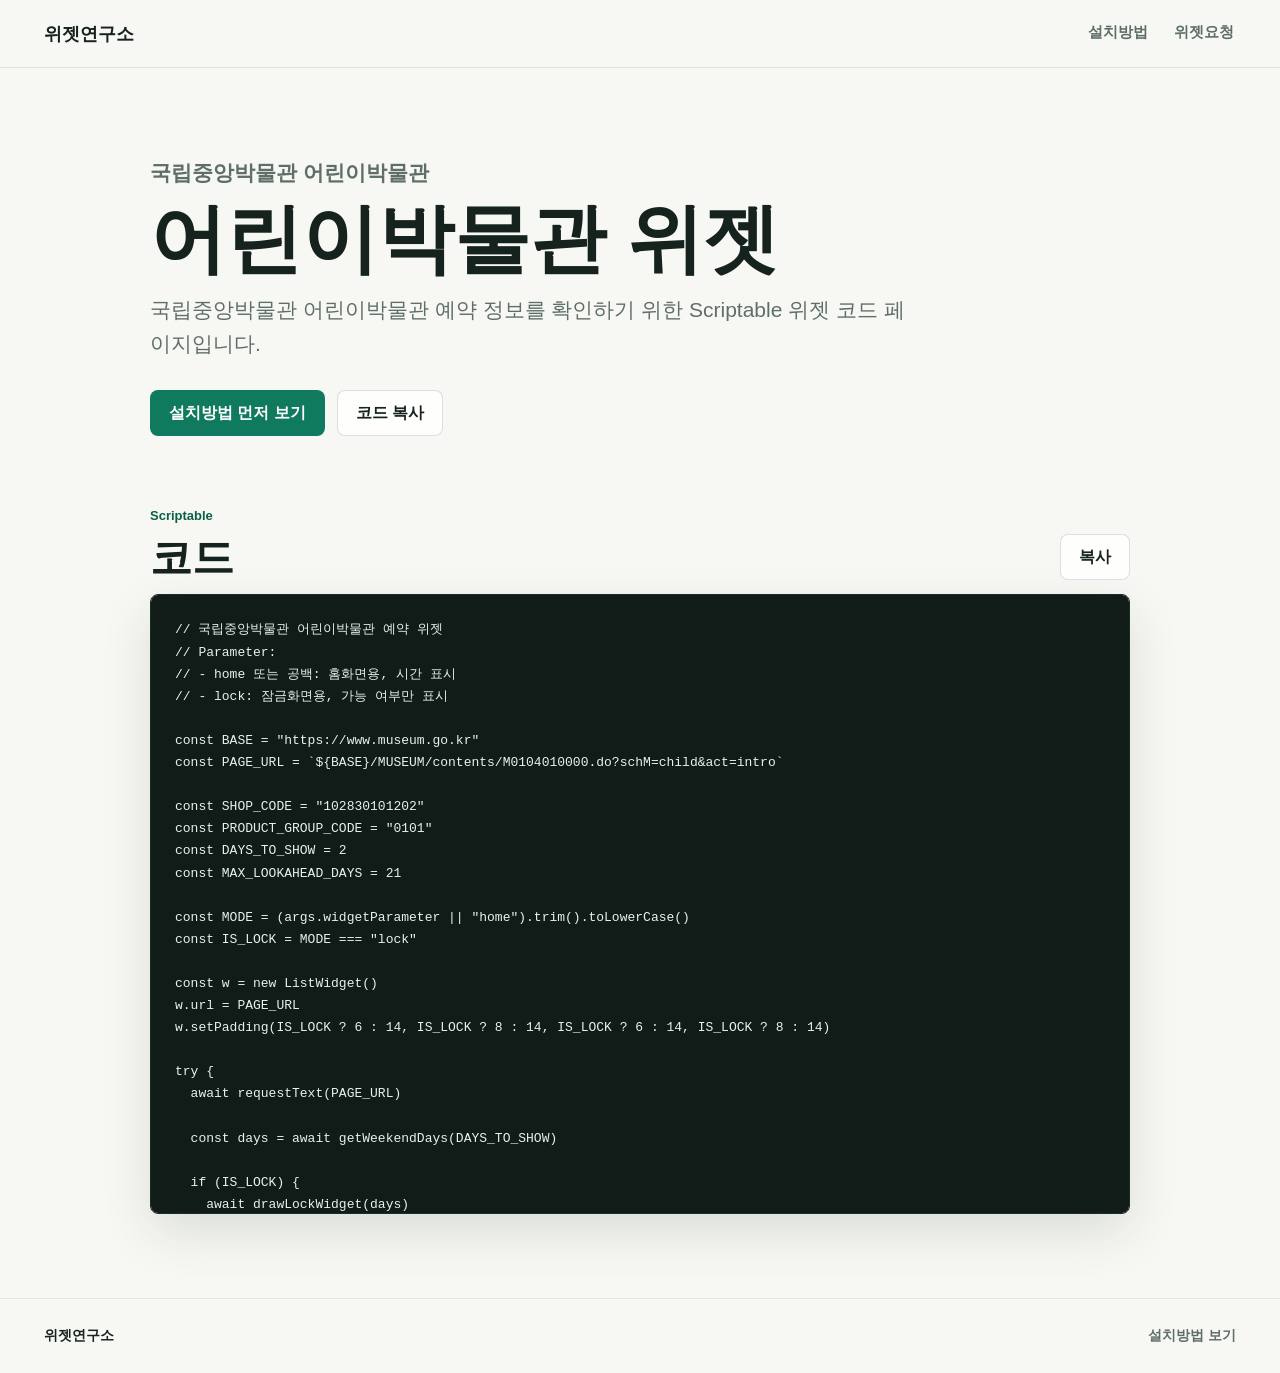
<file: widgets/museum/national-museum-korea-kids/index.html>
<!doctype html>
<html lang="ko">
  <head>
    <meta charset="utf-8">
    <meta name="viewport" content="width=device-width, initial-scale=1">
    <title>국립중앙박물관 어린이박물관 위젯 | 위젯연구소</title>
    <meta name="description" content="국립중앙박물관 어린이박물관 Scriptable 위젯 안내 페이지.">
    <link rel="stylesheet" href="../../../assets/styles.css">
  </head>
  <body>
    <header class="site-header">
      <a class="brand" href="../../../">위젯연구소</a>
      <nav class="nav-links" aria-label="주요 메뉴">
        <a href="../../../install/">설치방법</a>
        <a href="../../../request/">위젯요청</a>
      </nav>
    </header>

    <main class="page-shell detail-page">
      <section class="page-hero detail-hero">
        <p class="eyebrow">국립중앙박물관 어린이박물관</p>
        <h1>어린이박물관 위젯</h1>
        <p>국립중앙박물관 어린이박물관 예약 정보를 확인하기 위한 Scriptable 위젯 코드 페이지입니다.</p>
        <div class="hero-actions">
          <a class="button primary" href="../../../install/">설치방법 먼저 보기</a>
          <button class="button secondary" type="button" data-copy-target="#national-museum-kids-code">코드 복사</button>
        </div>
      </section>

      <section class="code-section">
        <div class="code-heading">
          <div>
            <p class="eyebrow">Scriptable</p>
            <h2>코드</h2>
          </div>
          <button class="copy-button" type="button" data-copy-target="#national-museum-kids-code">복사</button>
        </div>
        <pre class="code-block"><code id="national-museum-kids-code">// 국립중앙박물관 어린이박물관 예약 위젯
// Parameter:
// - home 또는 공백: 홈화면용, 시간 표시
// - lock: 잠금화면용, 가능 여부만 표시

const BASE = "https://www.museum.go.kr"
const PAGE_URL = `${BASE}/MUSEUM/contents/M0104010000.do?schM=child&act=intro`

const SHOP_CODE = "102830101202"
const PRODUCT_GROUP_CODE = "0101"
const DAYS_TO_SHOW = 2
const MAX_LOOKAHEAD_DAYS = 21

const MODE = (args.widgetParameter || "home").trim().toLowerCase()
const IS_LOCK = MODE === "lock"

const w = new ListWidget()
w.url = PAGE_URL
w.setPadding(IS_LOCK ? 6 : 14, IS_LOCK ? 8 : 14, IS_LOCK ? 6 : 14, IS_LOCK ? 8 : 14)

try {
  await requestText(PAGE_URL)

  const days = await getWeekendDays(DAYS_TO_SHOW)

  if (IS_LOCK) {
    await drawLockWidget(days)
  } else {
    await drawHomeWidget(days)
  }

} catch (e) {
  const err = w.addText("조회 실패")
  err.font = Font.boldSystemFont(IS_LOCK ? 10 : 13)

  const msg = w.addText(String(e.message || e))
  msg.font = Font.systemFont(9)
  msg.textColor = Color.gray()
}

if (config.runsInWidget) {
  Script.setWidget(w)
} else {
  if (IS_LOCK) {
    await w.presentSmall()
  } else {
    await w.presentMedium()
  }
}

Script.complete()

async function drawHomeWidget(days) {
  const title = w.addText("국중박 어린이🏛")
  title.font = Font.boldSystemFont(15)

  w.addSpacer(8)

  if (days.length === 0) {
    const none = w.addText("예약 가능 시간 없음")
    none.font = Font.systemFont(13)
    none.textColor = Color.gray()
    return
  }

  for (const item of days) {
    const label = formatLabel(item.date)

    if (item.times.length === 0) {
      const line = w.addText(`${label} ❌`)
      line.font = Font.boldSystemFont(13)
      w.addSpacer(6)
      continue
    }

    const dayTitle = w.addText(label)
    dayTitle.font = Font.boldSystemFont(13)

    const lines = chunkTimes(item.times, 3)

    for (const lineText of lines) {
      const line = w.addText(lineText)
      line.font = Font.systemFont(12)
      line.lineLimit = 1
    }

    w.addSpacer(6)
  }

  const updated = w.addText(nowHHmm())
  updated.font = Font.systemFont(10)
  updated.textColor = Color.gray()
}

async function drawLockWidget(days) {
  const title = w.addText("국중박 어린이🏛")
  title.font = Font.boldSystemFont(10)
  title.lineLimit = 1

  w.addSpacer(1)

  if (days.length === 0) {
    const none = w.addText("예약 없음")
    none.font = Font.boldSystemFont(10)
    return
  }

  for (const item of days) {
    const label = formatLabelLock(item.date)
    const mark = item.times.length > 0 ? "✅" : "❌"

    const line = w.addText(`${label} ${mark}`)
    line.font = Font.boldSystemFont(10)
    line.lineLimit = 1
  }

  const updated = w.addText(nowHHmm())
  updated.font = Font.systemFont(8)
  updated.textColor = Color.gray()
}

async function getWeekendDays(count) {
  const result = []
  const today = new Date()

  for (let i = 0; result.length < count && i < MAX_LOOKAHEAD_DAYS; i++) {
    const d = new Date(today)
    d.setDate(today.getDate() + i)

    const day = d.getDay()
    if (day !== 0 && day !== 6) continue

    const list = await fetchSequences(formatYmd(d))

    const available = list
      .filter(x => Number(x.book_remain_count || 0) > 0)
      .filter(x => String(x.book_yn || "1") === "1")
      .filter(x => {
        if (!isSameDate(d, today)) return true
        return timeToDate(d, x.end_time) > new Date()
      })
      .sort((a, b) => Number(a.start_time) - Number(b.start_time))

    if (isSameDate(d, today) && available.length === 0) {
      continue
    }

    result.push({
      date: d,
      times: available.map(x => fmtTime(x.start_time))
    })
  }

  return result
}

async function fetchSequences(playDate) {
  const url =
    `${BASE}/ticket_reservation/Web/Book/GetBookPlaySequence.json` +
    `?shop_code=${SHOP_CODE}` +
    `&play_date=${playDate}` +
    `&product_group_code=${PRODUCT_GROUP_CODE}`

  const json = await requestJson(url)
  return json?.data?.bookPlaySequenceList || []
}

async function requestJson(url) {
  const req = new Request(url)
  req.headers = commonHeaders()
  return await req.loadJSON()
}

async function requestText(url) {
  const req = new Request(url)
  req.headers = commonHeaders()
  return await req.loadString()
}

function commonHeaders() {
  return {
    "Accept": "application/json, text/javascript, */*; q=0.01",
    "Accept-Language": "ko-KR,ko;q=0.9",
    "Referer": PAGE_URL,
    "User-Agent": "Mozilla/5.0"
  }
}

function chunkTimes(times, size) {
  const result = []
  for (let i = 0; i < times.length; i += size) {
    result.push(times.slice(i, i + size).join(" · "))
  }
  return result
}

function formatYmd(d) {
  const y = d.getFullYear()
  const m = String(d.getMonth() + 1).padStart(2, "0")
  const day = String(d.getDate()).padStart(2, "0")
  return `${y}${m}${day}`
}

function formatLabel(d) {
  const yoil = ["일", "월", "화", "수", "목", "금", "토"][d.getDay()]
  return `${d.getMonth() + 1}/${d.getDate()}(${yoil})`
}

function formatLabelLock(d) {
  const yoil = ["일", "월", "화", "수", "목", "금", "토"][d.getDay()]
  return `${d.getMonth() + 1}/${d.getDate()} ${yoil}`
}

function fmtTime(t) {
  const s = String(t || "").padStart(4, "0")
  return `${s.slice(0, 2)}:${s.slice(2)}`
}

function nowHHmm() {
  const d = new Date()
  return `${String(d.getHours()).padStart(2, "0")}:${String(d.getMinutes()).padStart(2, "0")}`
}

function isSameDate(a, b) {
  return (
    a.getFullYear() === b.getFullYear() &&
    a.getMonth() === b.getMonth() &&
    a.getDate() === b.getDate()
  )
}

function timeToDate(date, hhmm) {
  const s = String(hhmm || "").padStart(4, "0")
  const d = new Date(date)
  d.setHours(Number(s.slice(0, 2)))
  d.setMinutes(Number(s.slice(2)))
  d.setSeconds(0)
  d.setMilliseconds(0)
  return d
}</code></pre>
      </section>
    </main>

    <footer class="site-footer">
      <p>위젯연구소</p>
      <a href="../../../install/">설치방법 보기</a>
    </footer>

    <script src="../../../assets/site.js"></script>
  </body>
</html>
</file>
<file: assets/styles.css>
:root {
  color-scheme: light;
  --bg: #f7f8f4;
  --surface: #ffffff;
  --ink: #15221d;
  --muted: #5f6f67;
  --line: #dfe7df;
  --accent: #0f7a5d;
  --accent-strong: #0b5f49;
  --warm: #cf6f45;
  --blue: #2767b1;
  --shadow: 0 18px 50px rgba(21, 34, 29, 0.12);
  --radius: 8px;
  --max: 1120px;
}

* {
  box-sizing: border-box;
}

html {
  scroll-behavior: smooth;
}

body {
  margin: 0;
  background: var(--bg);
  color: var(--ink);
  font-family: -apple-system, BlinkMacSystemFont, "Apple SD Gothic Neo", "Segoe UI", sans-serif;
  letter-spacing: 0;
}

body::selection {
  background: rgba(15, 122, 93, 0.18);
}

a {
  color: inherit;
  text-decoration: none;
}

.inline-link {
  color: var(--accent-strong);
  font-weight: 850;
  text-decoration: underline;
  text-decoration-thickness: 2px;
  text-underline-offset: 3px;
}

button,
input {
  font: inherit;
}

button {
  cursor: pointer;
}

:focus-visible {
  outline: 3px solid rgba(207, 111, 69, 0.55);
  outline-offset: 3px;
}

.site-header {
  position: sticky;
  top: 0;
  z-index: 20;
  display: flex;
  align-items: center;
  justify-content: space-between;
  gap: 18px;
  min-height: 68px;
  padding: 0 clamp(18px, 4vw, 44px);
  border-bottom: 1px solid rgba(21, 34, 29, 0.1);
  background: rgba(247, 248, 244, 0.88);
  backdrop-filter: blur(18px);
}

.brand {
  font-size: 18px;
  font-weight: 800;
}

.nav-links {
  display: flex;
  align-items: center;
  gap: clamp(10px, 2vw, 22px);
  color: var(--muted);
  font-size: 15px;
  font-weight: 700;
  white-space: nowrap;
}

.nav-links a {
  padding: 10px 2px;
  border-bottom: 2px solid transparent;
}

.nav-links a:hover,
.nav-links a[aria-current="page"] {
  color: var(--ink);
  border-color: var(--accent);
}

.hero {
  position: relative;
  min-height: clamp(560px, calc(88svh - 68px), 760px);
  display: grid;
  align-items: center;
  padding: clamp(76px, 12vw, 132px) clamp(20px, 6vw, 72px);
  overflow: hidden;
  background-image: url("./widgetlab-hero.png");
  background-position: center;
  background-size: cover;
}

.hero::after {
  content: "";
  position: absolute;
  inset: auto 0 0;
  z-index: 0;
  height: 22%;
  background: linear-gradient(to bottom, rgba(247, 248, 244, 0), var(--bg));
  pointer-events: none;
}

.hero-overlay {
  position: absolute;
  inset: 0;
  z-index: 0;
  background:
    linear-gradient(90deg, rgba(247, 248, 244, 0.98) 0%, rgba(247, 248, 244, 0.78) 34%, rgba(247, 248, 244, 0.15) 72%),
    linear-gradient(0deg, rgba(21, 34, 29, 0.12), rgba(21, 34, 29, 0.02));
  pointer-events: none;
}

.hero-content {
  position: relative;
  z-index: 1;
  width: min(650px, 100%);
  animation: rise-in 580ms ease-out both;
}

.eyebrow {
  margin: 0 0 12px;
  color: var(--accent-strong);
  font-size: 13px;
  font-weight: 800;
  letter-spacing: 0;
  text-transform: none;
}

h1,
h2,
h3,
p {
  margin-top: 0;
}

h1 {
  margin-bottom: 18px;
  font-size: clamp(50px, 9vw, 108px);
  line-height: 0.95;
  letter-spacing: 0;
}

h2 {
  margin-bottom: 18px;
  font-size: clamp(28px, 4vw, 48px);
  line-height: 1.08;
  letter-spacing: 0;
}

h3 {
  margin-bottom: 8px;
  font-size: 20px;
}

.hero-copy,
.page-hero p,
.section-copy {
  color: var(--muted);
  font-size: clamp(17px, 2vw, 21px);
  line-height: 1.65;
}

.hero-actions {
  display: flex;
  flex-wrap: wrap;
  gap: 12px;
  margin-top: 28px;
}

.button,
.copy-button {
  display: inline-flex;
  align-items: center;
  justify-content: center;
  min-height: 46px;
  padding: 0 18px;
  border: 1px solid transparent;
  border-radius: var(--radius);
  font-weight: 800;
  transition: transform 160ms ease, background 160ms ease, border-color 160ms ease, color 160ms ease;
}

.button:hover,
.copy-button:hover {
  transform: translateY(-1px);
}

.button.primary {
  background: var(--accent);
  color: #ffffff;
}

.button.primary:hover {
  background: var(--accent-strong);
}

.button.secondary,
.copy-button {
  border-color: rgba(21, 34, 29, 0.14);
  background: rgba(255, 255, 255, 0.82);
  color: var(--ink);
}

.button.secondary:hover,
.copy-button:hover {
  border-color: rgba(15, 122, 93, 0.35);
}

.copy-button.is-copied,
.button.is-copied {
  background: rgba(15, 122, 93, 0.12);
  color: var(--accent-strong);
}

.section,
.page-shell {
  width: min(var(--max), calc(100% - 40px));
  margin: 0 auto;
}

.section {
  padding: clamp(64px, 10vw, 108px) 0;
}

.intro-section {
  padding-top: clamp(50px, 7vw, 72px);
}

.section-heading {
  width: min(720px, 100%);
  margin-bottom: 34px;
}

.flow-list {
  display: grid;
  grid-template-columns: repeat(3, 1fr);
  gap: 1px;
  overflow: hidden;
  border: 1px solid var(--line);
  border-radius: var(--radius);
  background: var(--line);
  box-shadow: var(--shadow);
}

.flow-item {
  min-height: 230px;
  padding: 28px;
  background: var(--surface);
}

.flow-number,
.step-number {
  display: inline-grid;
  place-items: center;
  width: 34px;
  height: 34px;
  margin-bottom: 22px;
  border-radius: 50%;
  background: rgba(15, 122, 93, 0.12);
  color: var(--accent-strong);
  font-weight: 900;
}

.flow-item p,
.guide-step li,
.check-list li,
.widget-card p,
.share-box p {
  color: var(--muted);
  line-height: 1.65;
}

.split-section {
  display: grid;
  grid-template-columns: minmax(0, 1.1fr) minmax(280px, 0.9fr);
  gap: clamp(28px, 6vw, 72px);
  align-items: start;
  border-top: 1px solid var(--line);
}

.plain-list,
.check-list {
  margin: 0;
  padding: 0;
  list-style: none;
}

.plain-list {
  display: grid;
  gap: 12px;
}

.plain-list a,
.check-list li {
  display: block;
  padding: 16px 0;
  border-bottom: 1px solid var(--line);
  font-weight: 750;
}

.plain-list a::after {
  content: ">";
  float: right;
  color: var(--warm);
}

.page-shell {
  padding-top: clamp(54px, 8vw, 88px);
}

.page-hero {
  width: min(840px, 100%);
  padding-bottom: clamp(42px, 7vw, 72px);
}

.compact-hero h1,
.detail-hero h1 {
  font-size: clamp(42px, 7vw, 76px);
}

.guide-grid {
  display: grid;
  grid-template-columns: repeat(3, 1fr);
  gap: 18px;
}

.guide-step,
.widget-card,
.share-box {
  border: 1px solid var(--line);
  border-radius: var(--radius);
  background: var(--surface);
  box-shadow: 0 12px 34px rgba(21, 34, 29, 0.07);
}

.guide-step {
  padding: 26px;
}

.step-meta {
  display: flex;
  align-items: center;
  gap: 12px;
  margin-bottom: 18px;
}

.step-meta .eyebrow {
  margin: 0;
}

.guide-step ol {
  margin: 0;
  padding-left: 20px;
}

.guide-step li + li {
  margin-top: 10px;
}

.note-section {
  display: grid;
  grid-template-columns: minmax(0, 0.9fr) minmax(320px, 1.1fr);
  gap: clamp(28px, 5vw, 60px);
}

.cta-band {
  display: flex;
  align-items: center;
  justify-content: space-between;
  gap: 24px;
  margin-bottom: clamp(52px, 8vw, 90px);
  padding: 34px;
  border: 1px solid rgba(15, 122, 93, 0.22);
  border-radius: var(--radius);
  background: #eef7f1;
}

.cta-band h2 {
  margin-bottom: 0;
  font-size: clamp(24px, 3vw, 34px);
}

.tool-row {
  margin-bottom: 26px;
}

.search-field {
  display: grid;
  gap: 8px;
  width: min(480px, 100%);
  color: var(--muted);
  font-size: 14px;
  font-weight: 800;
}

.search-field input {
  width: 100%;
  min-height: 50px;
  border: 1px solid var(--line);
  border-radius: var(--radius);
  background: var(--surface);
  color: var(--ink);
  padding: 0 16px;
}

.widget-list {
  display: grid;
  gap: 14px;
  padding-bottom: clamp(68px, 9vw, 112px);
}

.widget-card {
  display: grid;
  grid-template-columns: minmax(0, 1fr) auto;
  gap: 24px;
  align-items: center;
  padding: 24px;
}

.widget-card[hidden] {
  display: none;
}

.widget-card h2 {
  margin-bottom: 8px;
  font-size: clamp(24px, 4vw, 34px);
}

.text-link {
  color: var(--accent-strong);
  font-weight: 900;
}

.text-link::after {
  content: " >";
  color: var(--warm);
}

.detail-page {
  width: min(980px, calc(100% - 40px));
}

.detail-hero {
  width: min(760px, 100%);
}

.code-section {
  margin-bottom: clamp(44px, 7vw, 84px);
}

.code-heading {
  display: flex;
  align-items: end;
  justify-content: space-between;
  gap: 20px;
  margin-bottom: 14px;
}

.code-heading h2 {
  margin-bottom: 0;
  font-size: clamp(26px, 4vw, 42px);
}

.code-block {
  margin: 0;
  max-height: 620px;
  overflow: auto;
  border: 1px solid #1e2c27;
  border-radius: var(--radius);
  background: #111b17;
  color: #e7f2ec;
  box-shadow: var(--shadow);
}

.code-block code {
  display: block;
  min-height: 180px;
  min-width: 680px;
  padding: 24px;
  font-family: "SFMono-Regular", Consolas, "Liberation Mono", monospace;
  font-size: 13px;
  line-height: 1.7;
}

.detail-notes {
  border-top: 1px solid var(--line);
}

.share-box {
  display: flex;
  align-items: center;
  justify-content: space-between;
  gap: 20px;
  padding: 22px;
}

.share-box p {
  margin: 0;
}

.narrow-code {
  width: min(760px, 100%);
  margin-left: 0;
}

.site-footer {
  display: flex;
  align-items: center;
  justify-content: space-between;
  gap: 18px;
  padding: 28px clamp(20px, 4vw, 44px);
  border-top: 1px solid var(--line);
  color: var(--muted);
  font-size: 14px;
}

.site-footer p {
  margin: 0;
  font-weight: 900;
  color: var(--ink);
}

.site-footer a {
  font-weight: 800;
}

@keyframes rise-in {
  from {
    opacity: 0;
    transform: translateY(18px);
  }
  to {
    opacity: 1;
    transform: translateY(0);
  }
}

@media (max-width: 860px) {
  .site-header {
    align-items: flex-start;
    flex-direction: column;
    justify-content: center;
    min-height: 86px;
    padding-top: 12px;
    padding-bottom: 12px;
  }

  .nav-links {
    width: 100%;
    overflow-x: auto;
    padding-bottom: 2px;
  }

  .hero {
    min-height: clamp(560px, calc(88svh - 86px), 740px);
    align-items: end;
    background-position: 68% center;
  }

  .hero-overlay {
    background:
      linear-gradient(0deg, rgba(247, 248, 244, 0.98) 0%, rgba(247, 248, 244, 0.86) 46%, rgba(247, 248, 244, 0.2) 100%),
      linear-gradient(0deg, rgba(21, 34, 29, 0.18), rgba(21, 34, 29, 0));
  }

  .flow-list,
  .guide-grid,
  .split-section,
  .note-section {
    grid-template-columns: 1fr;
  }

  .flow-item {
    min-height: auto;
  }

  .cta-band,
  .share-box,
  .widget-card {
    align-items: stretch;
    flex-direction: column;
    grid-template-columns: 1fr;
  }

  .cta-band {
    padding: 24px;
  }
}

@media (max-width: 520px) {
  .section,
  .page-shell,
  .detail-page {
    width: min(100% - 28px, var(--max));
  }

  .hero {
    padding: 48px 16px;
    background-position: 58% center;
  }

  h1 {
    font-size: clamp(42px, 16vw, 64px);
  }

  .hero-actions,
  .button,
  .copy-button {
    width: 100%;
  }

  .button,
  .copy-button {
    min-height: 48px;
  }

  .code-heading {
    align-items: stretch;
    flex-direction: column;
  }

  .code-block code {
    min-width: 590px;
    padding: 18px;
    font-size: 12px;
  }

  .site-footer {
    align-items: flex-start;
    flex-direction: column;
  }
}
</file>
